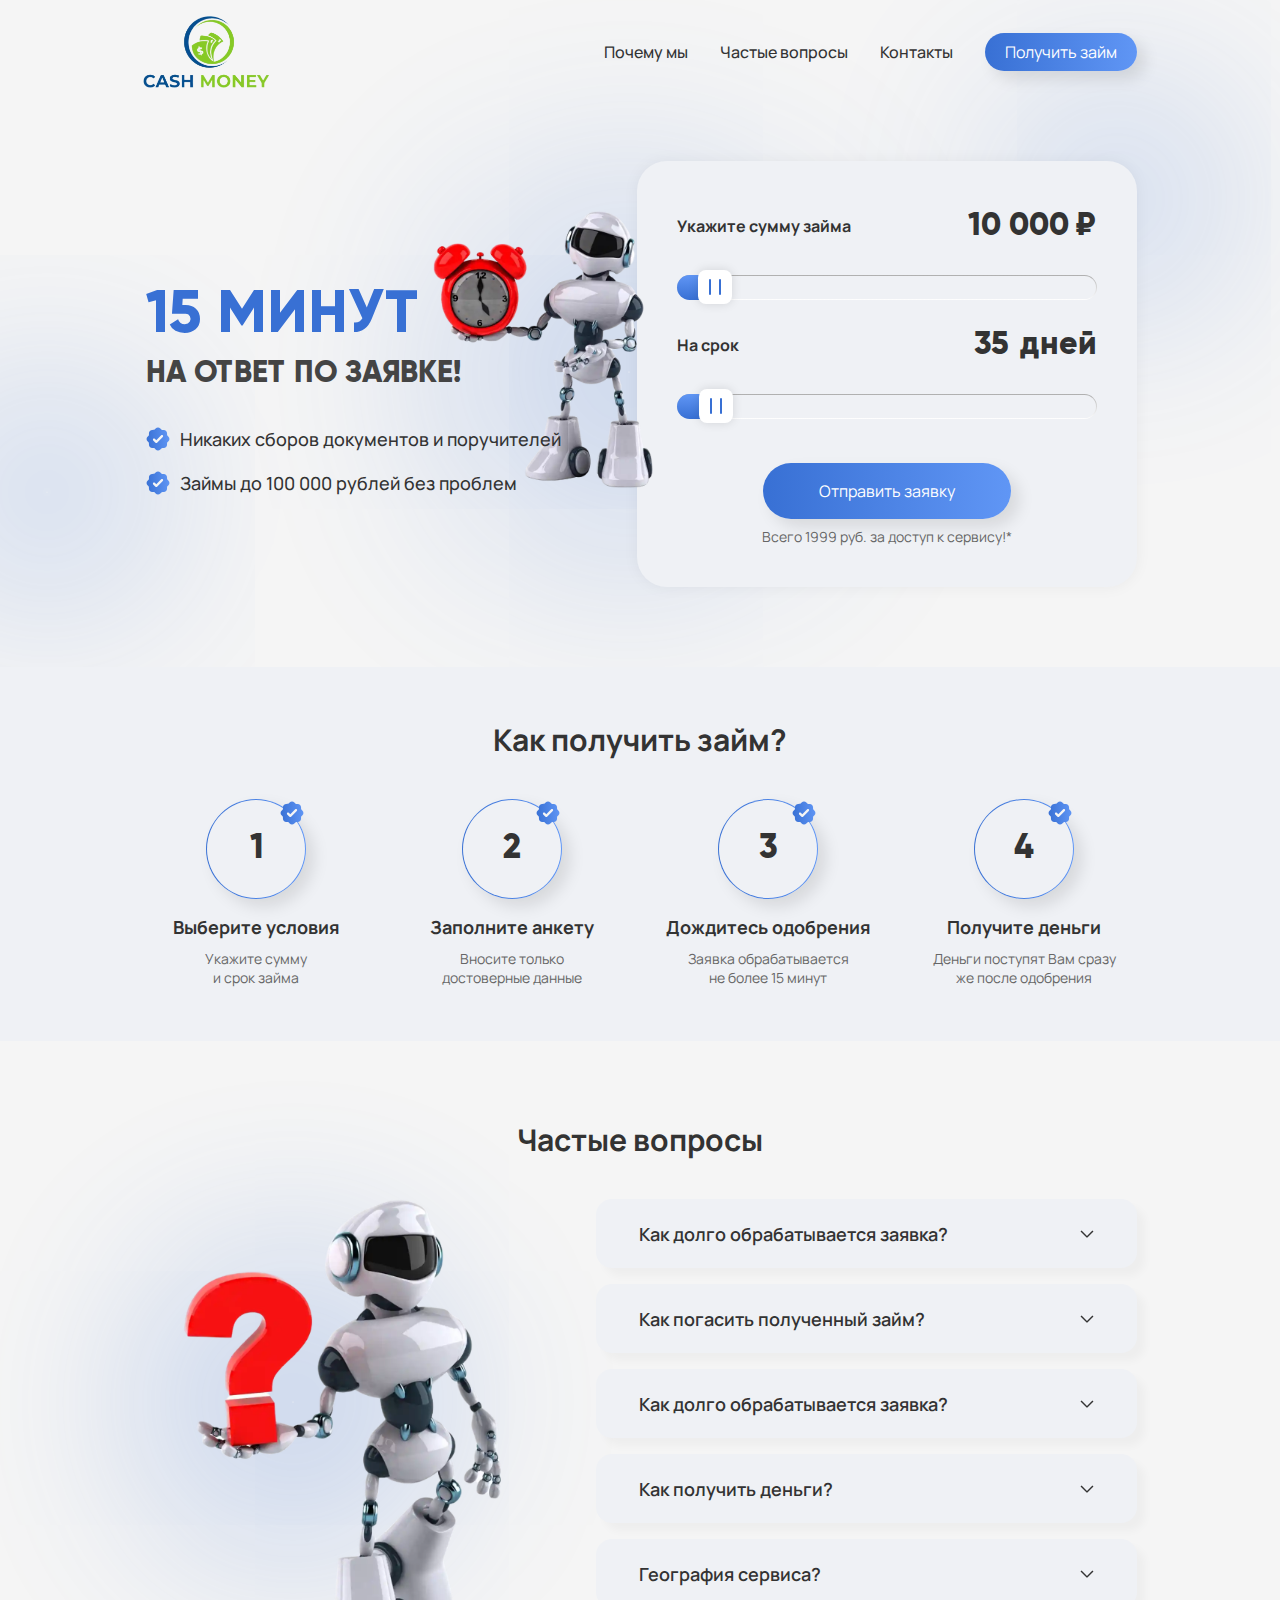
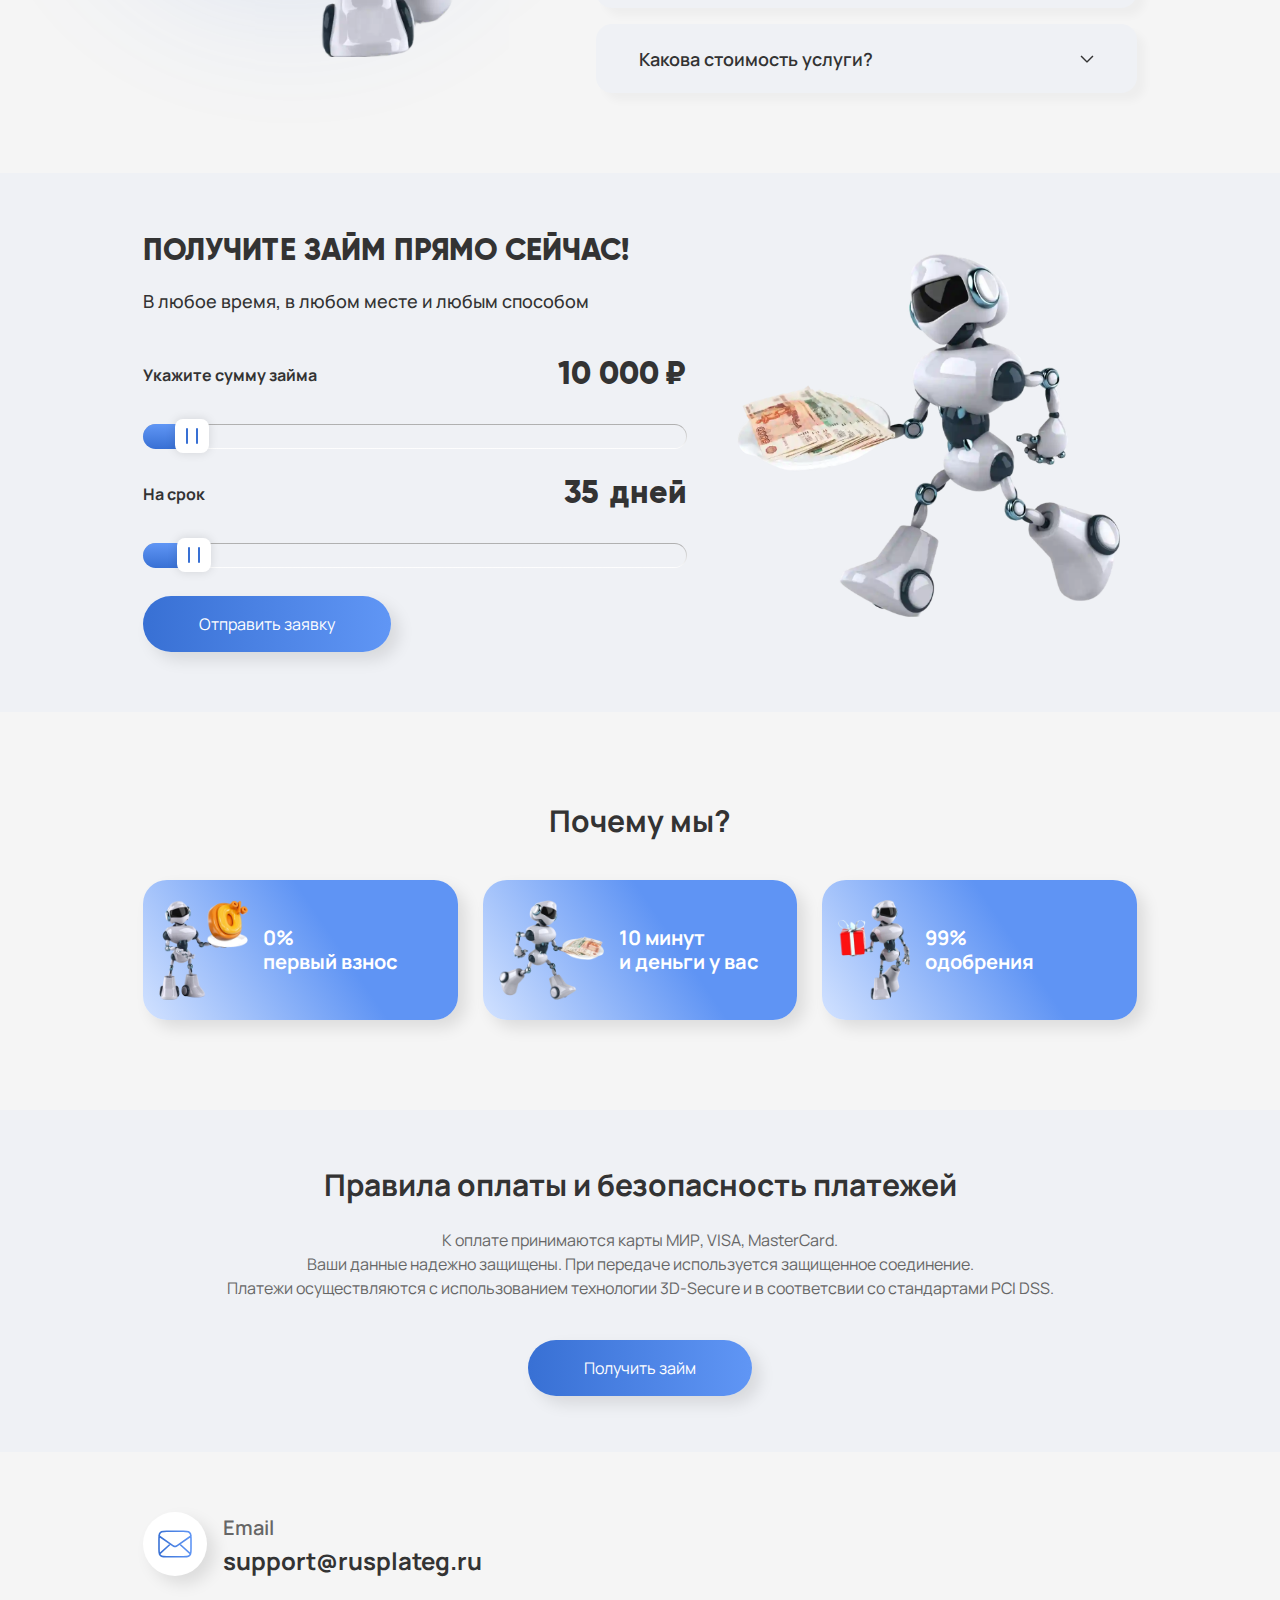
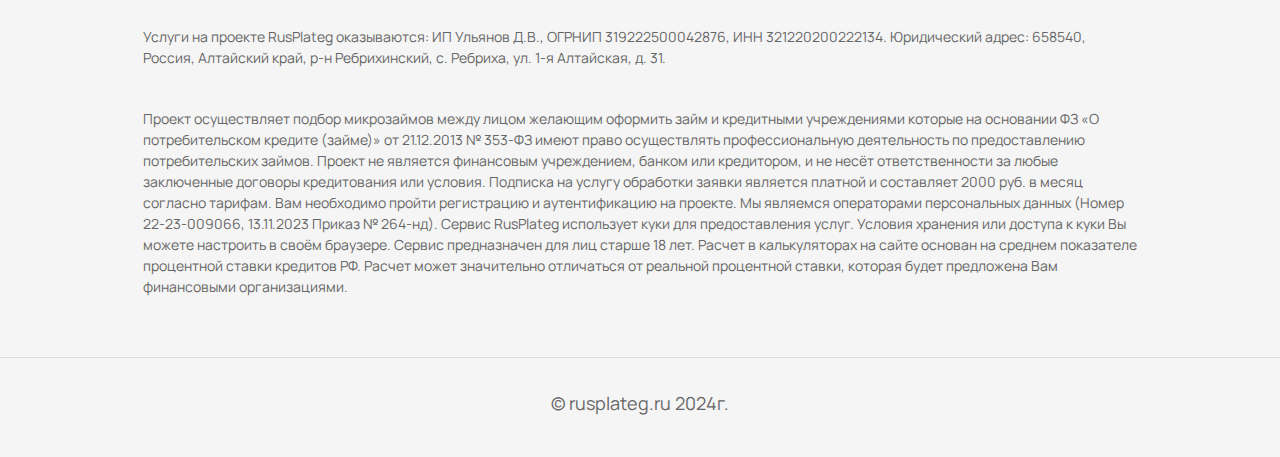
<file: index.html>
<!DOCTYPE html>
<html lang="ru">
<head>

    <title>CASH MONEY</title>
    <meta content="width=device-width,maximum-scale=1,initial-scale=1,user-scalable=0" name="viewport">
    <meta http-equiv="Content-Type" content="text/html;charset=UTF-8">
    
    <link rel="stylesheet" href="css/reset.css" media="all">
    <link rel="stylesheet" href="css/global.css" media="all">
    <link rel="stylesheet" href="css/root.css" media="all">
    <link rel="stylesheet" href="css/main.css" media="all">
    <link rel="stylesheet" href="css/responsive.css" media="all">

    <link href="favicon.ico" rel="shortcut icon">

</head>

<body>  

    <!-- wrapper Start -->
    <div class="wrapper">

        <!-- header Start -->
        <header class="header">
            <div class="header__container">
                <div class="header__in">
                    <div class="logo">
                        <img src="img/src/logo.webp" alt="Cash Money">
                    </div>
                    <div class="header__col">
                        <nav class="main-nav">
                            <ul>
                                <li>
                                    <a href="#">Почему мы</a>
                                </li>
                                <li>
                                    <a href="#">Частые вопросы</a>
                                </li>
                                <li>
                                    <a href="#">Контакты</a>
                                </li>
                            </ul>
                        </nav>
                        <a href="#" class="btn btn_small-size">Получить займ</a>
                    </div>
                    <div class="menu-btn">
                        <span></span>
                        <span></span>
                        <span></span>
                    </div>
                </div>
            </div>
        </header>
        <!-- header end -->

        <!-- main Start -->
        <main class="main">
            <section class="application-section">
                <div class="application-section__container">
                    <div class="application-section__left-shadow"></div>
                    <div class="application-section__right-shadow"></div>
                    <div class="application-section__col">
                        <div class="application-section__description">
                            <div class="application-section__content">
                                <h1 class="application-section__title">
                                    <span>15 минут</span>
                                    <small>на ответ по заявке!</small>
                                </h1>
                                <ul class="info-list">
                                    <li>Никаких сборов документов и поручителей</li>
                                    <li>Займы до 100 000 рублей без проблем</li>
                                </ul>
                            </div>
                            <div class="application-section__img">
                                <img src="img/src/loan-img-1.webp" alt="img">
                                <div class="application-section__img-shadow"></div>
                            </div>
                        </div>
                        <div class="application-form">
                            <form>
                                <div class="application-form__top-col">
                                    <div class="gl-filter" data-min="1000" data-max="100000">
                                        <div class="gl-filter__top-col">
                                            <span class="gl-filter__title">Укажите сумму займа</span>
                                            <div class="gl-filter__data">
                                                <input type="text" class="gl-filter__result" value="10 000">
                                                <span class="gl-filter__text">₽</span>
                                            </div>
                                        </div>
                                        <div class="gl-filter__line">
                                            <div class="gl-filter__line-slider">
                                                <div class="gl-filter__line-switcher"></div>
                                            </div>
                                        </div>
                                    </div>
                                    <div class="gl-filter" data-min="1" data-max="365">
                                        <div class="gl-filter__top-col">
                                            <span class="gl-filter__title">На срок</span>
                                            <div class="gl-filter__data">
                                                <input type="text" class="gl-filter__result" value="35">
                                                <span class="gl-filter__text">дней</span>
                                            </div>
                                        </div>
                                        <div class="gl-filter__line">
                                            <div class="gl-filter__line-slider">
                                                <div class="gl-filter__line-switcher"></div>
                                            </div>
                                        </div>
                                    </div>
                                </div>
                                <div class="application-form__bottom-col">
                                    <button class="btn" type="submit">Отправить заявку</button>
                                    <p class="application-form__text">Всего 1999 руб. за доступ к сервису!*</p>
                                </div>
                            </form>
                        </div>
                        <ul class="info-list info-list_mobile">
                            <li>Никаких сборов документов и поручителей</li>
                            <li>Займы до 100 000 рублей без проблем</li>
                        </ul>
                    </div>
                </div>
            </section>
            <section class="steps-section">
                <div class="steps-section__container">
                    <h2 class="title title_text-center">Как получить займ?</h2>
                    <div class="steps">
                        <div class="steps__item">
                            <div class="steps__number">
                                <div class="steps__number-in">
                                    <span>1</span>
                                </div>
                            </div>
                            <h3 class="steps__title">Выберите условия</h3>
                            <p>Укажите сумму<br> и срок займа</p>
                        </div>
                        <div class="steps__item">
                            <div class="steps__number">
                                <div class="steps__number-in">
                                    <span>2</span>
                                </div>
                            </div>
                            <h3 class="steps__title">Заполните анкету</h3>
                            <p>Вносите только<br> достоверные данные</p>
                        </div>
                        <div class="steps__item">
                            <div class="steps__number">
                                <div class="steps__number-in">
                                    <span>3</span>
                                </div>
                            </div>
                            <h3 class="steps__title">Дождитесь одобрения</h3>
                            <p>Заявка обрабатывается<br> не более 15 минут</p>
                        </div>
                        <div class="steps__item">
                            <div class="steps__number">
                                <div class="steps__number-in">
                                    <span>4</span>
                                </div>
                            </div>
                            <h3 class="steps__title">Получите деньги</h3>
                            <p>Деньги поступят Вам сразу<br> же после одобрения</p>
                        </div>
                    </div>
                </div>
            </section>
            <section class="faq-section">
                <div class="faq-section__container">
                    <h2 class="title title_text-center">Частые вопросы</h2>
                    <div class="faq-section__col">
                        <div class="faq-section__img">
                            <div class="faq-section__img-shadow"></div>
                            <img src="img/src/faq-img.webp" alt="img">
                        </div>
                        <div class="accordion">
                            <div class="accordion__item">
                                <div class="accordion__title-panel">
                                    <span class="accordion__title">Как долго обрабатывается заявка?</span>
                                    <div class="accordion__icon"></div>
                                </div>
                                <div class="accordion__content">
                                    <div class="accordion__description">
                                        <p>Вы можете погасить займ наличными деньгами, платежом с банковской карты, банковским переводом.</p>
                                    </div>
                                </div>
                            </div>
                            <div class="accordion__item">
                                <div class="accordion__title-panel">
                                    <span class="accordion__title">Как погасить полученный займ?</span>
                                    <div class="accordion__icon"></div>
                                </div>
                                <div class="accordion__content">
                                    <div class="accordion__description">
                                        <p>Вы можете погасить займ наличными деньгами, платежом с банковской карты, банковским переводом.</p>
                                    </div>
                                </div>
                            </div>
                            <div class="accordion__item">
                                <div class="accordion__title-panel">
                                    <span class="accordion__title">Как долго обрабатывается заявка?</span>
                                    <div class="accordion__icon"></div>
                                </div>
                                <div class="accordion__content">
                                    <div class="accordion__description">
                                        <p>Вы можете погасить займ наличными деньгами, платежом с банковской карты, банковским переводом.</p>
                                    </div>
                                </div>
                            </div>
                            <div class="accordion__item">
                                <div class="accordion__title-panel">
                                    <span class="accordion__title">Как получить деньги?</span>
                                    <div class="accordion__icon"></div>
                                </div>
                                <div class="accordion__content">
                                    <div class="accordion__description">
                                        <p>Вы можете погасить займ наличными деньгами, платежом с банковской карты, банковским переводом.</p>
                                    </div>
                                </div>
                            </div>
                            <div class="accordion__item">
                                <div class="accordion__title-panel">
                                    <span class="accordion__title">География сервиса?</span>
                                    <div class="accordion__icon"></div>
                                </div>
                                <div class="accordion__content">
                                    <div class="accordion__description">
                                        <p>Вы можете погасить займ наличными деньгами, платежом с банковской карты, банковским переводом.</p>
                                    </div>
                                </div>
                            </div>
                            <div class="accordion__item">
                                <div class="accordion__title-panel">
                                    <span class="accordion__title">Какова стоимость услуги?</span>
                                    <div class="accordion__icon"></div>
                                </div>
                                <div class="accordion__content">
                                    <div class="accordion__description">
                                        <p>Вы можете погасить займ наличными деньгами, платежом с банковской карты, банковским переводом.</p>
                                    </div>
                                </div>
                            </div>
                        </div>
                    </div>
                </div>
            </section>
            <section class="loan-section">
                <div class="loan-section__container">
                    <div class="loan-section__col">
                        <div class="loan-section__info">
                            <h2 class="loan-section__title">Получите займ прямо сейчас!</h2>
                            <p class="loan-section__subtitle">В любое время, в любом месте и любым способом</p>
                            <div class="loan-form">
                                <form>
                                    <div class="loan-form__col">
                                        <div class="gl-filter" data-min="1000" data-max="100000">
                                            <div class="gl-filter__top-col">
                                                <span class="gl-filter__title">Укажите сумму займа</span>
                                                <div class="gl-filter__data">
                                                    <input type="text" class="gl-filter__result" value="10 000">
                                                    <span class="gl-filter__text">₽</span>
                                                </div>
                                            </div>
                                            <div class="gl-filter__line">
                                                <div class="gl-filter__line-slider">
                                                    <div class="gl-filter__line-switcher"></div>
                                                </div>
                                            </div>
                                        </div>
                                        <div class="gl-filter" data-min="1" data-max="365">
                                            <div class="gl-filter__top-col">
                                                <span class="gl-filter__title">На срок</span>
                                                <div class="gl-filter__data">
                                                    <input type="text" class="gl-filter__result" value="35">
                                                    <span class="gl-filter__text">дней</span>
                                                </div>
                                            </div>
                                            <div class="gl-filter__line">
                                                <div class="gl-filter__line-slider">
                                                    <div class="gl-filter__line-switcher"></div>
                                                </div>
                                            </div>
                                        </div>
                                    </div>
                                    <button class="btn" type="submit">Отправить заявку</button>
                                </form>
                            </div>
                        </div>
                        <div class="loan-section__img">
                            <img src="img/src/loan-img-2.webp" alt="img">
                        </div>
                    </div>
                </div>
            </section>
            <section class="advantages-section">
                <div class="advantages-section__container">
                    <h2 class="title title_text-center">Почему мы?</h2>
                    <div class="advantages">
                        <div class="advantages__item">
                            <div class="advantages__img">
                                <img src="img/src/advantages-img-1.webp" alt="img">
                            </div>
                            <span class="advantages__text">0%<br> первый взнос</span>
                        </div>
                        <div class="advantages__item">
                            <div class="advantages__img">
                                <img src="img/src/advantages-img-2.webp" alt="img">
                            </div>
                            <span class="advantages__text">10 минут<br> и деньги у вас</span>
                        </div>
                        <div class="advantages__item">
                            <div class="advantages__img">
                                <img src="img/src/advantages-img-3.webp" alt="img">
                            </div>
                            <span class="advantages__text">99%<br> одобрения</span>
                        </div>
                    </div>
                </div>
            </section>
            <section class="payment-rules-section">
                <div class="payment-rules-section__container">
                    <h2 class="title">Правила оплаты и безопасность платежей</h2>
                    <p>К оплате принимаются карты МИР, VISA, MasterCard.<br>
                    Ваши данные надежно защищены. При передаче используется защищенное соединение.<br>
                    Платежи осуществляются с использованием технологии 3D-Secure и в соответсвии со стандартами PCI DSS.</p>
                    <a href="#" class="btn">Получить займ</a>
                </div>
            </section>
            <section class="contacts-section">
                <div class="contacts-section__container">
                    <div class="contacts-section__in">
                        <div class="contacts-section__connection">
                            <div class="email">
                                <div class="email__icon">
                                    <img src="img/icons/email.svg" alt="icon">
                                </div>
                                <div class="email__info">
                                    <h4 class="email__title">Email</h4>
                                    <a href="mailto:support@rusplateg.ru" class="email__text">support@rusplateg.ru</a>
                                </div>
                            </div>
                        </div>
                        <div class="contacts-section__description">
                            <p>Услуги на проекте RusPlateg оказываются: ИП Ульянов Д.В., ОГРНИП 319222500042876, ИНН 321220200222134. 
                            Юридический адрес: 658540, Россия, Алтайский край, р-н Ребрихинский, с. Ребриха, ул. 1-я Алтайская, д. 31.</p>
                            <p>Проект осуществляет подбор микрозаймов между лицом желающим оформить займ и кредитными учреждениями которые 
                            на основании ФЗ «О потребительском кредите (займе)» от 21.12.2013 № 353-ФЗ имеют право осуществлять профессиональную 
                            деятельность по предоставлению потребительских займов. Проект не является финансовым учреждением, банком или кредитором, 
                            и не несёт ответственности за любые заключенные договоры кредитования или условия. Подписка на услугу обработки заявки 
                            является платной и составляет 2000 руб. в месяц согласно тарифам. Вам необходимо пройти регистрацию и аутентификацию на проекте. 
                            Мы являемся операторами персональных данных (Номер 22-23-009066, 13.11.2023 Приказ № 264-нд). Сервис RusPlateg использует куки 
                            для предоставления услуг. Условия хранения или доступа к куки Вы можете настроить в своём браузере. 
                            Сервис предназначен для лиц старше 18 лет. Расчет в калькуляторах на сайте основан на среднем показателе процентной ставки кредитов РФ. 
                            Расчет может значительно отличаться от реальной процентной ставки, которая будет предложена Вам финансовыми организациями.</p>
                        </div>
                    </div>
                </div>
            </section>
        </main>
        <!-- main end -->

        <!-- footer Start -->
        <footer class="footer">
            <div class="footer__container">
                <div class="footer__in">
                    <span class="copy">© rusplateg.ru 2024г.</span>
                </div>
            </div>
        </footer>
        <!-- footer end -->

    </div>   
    <!-- wrapper end -->

    <!-- Scripts -->
    <script src="js/scripts.js"></script>

</body>

</html>
</file>
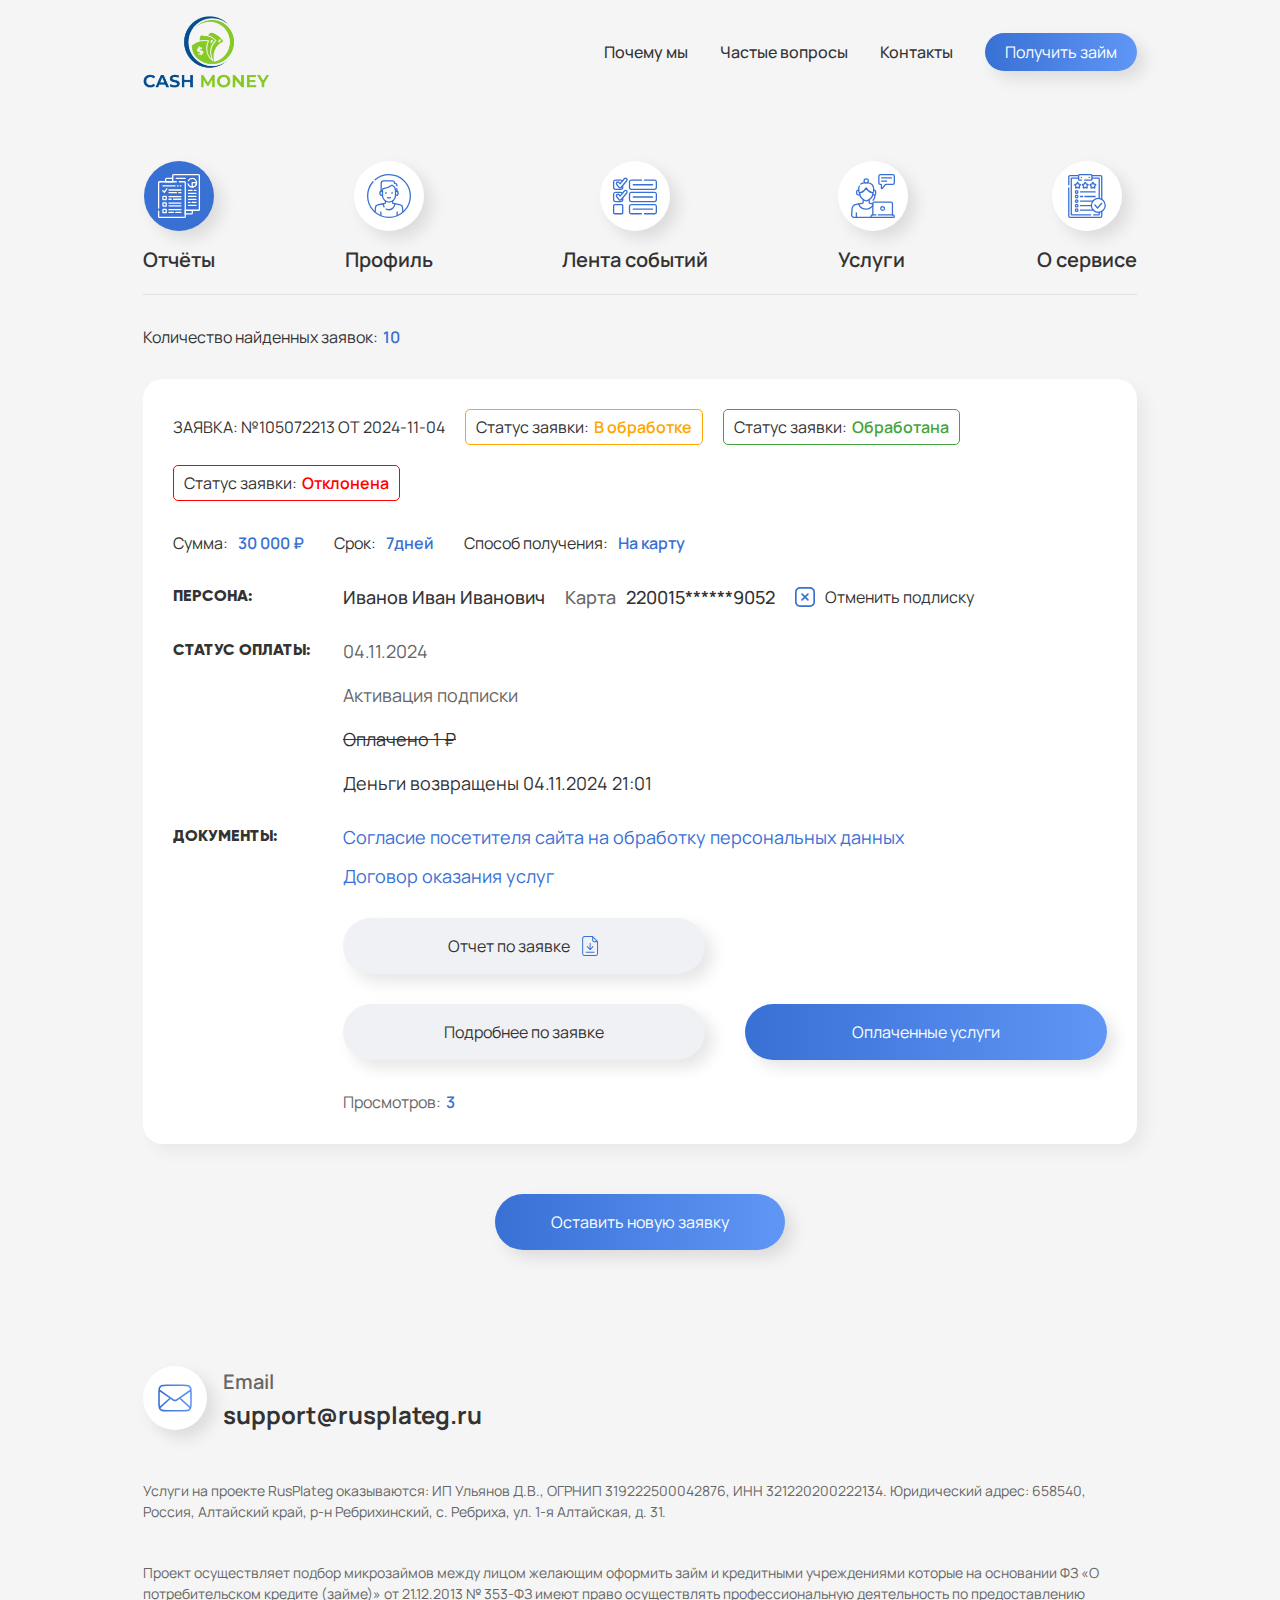
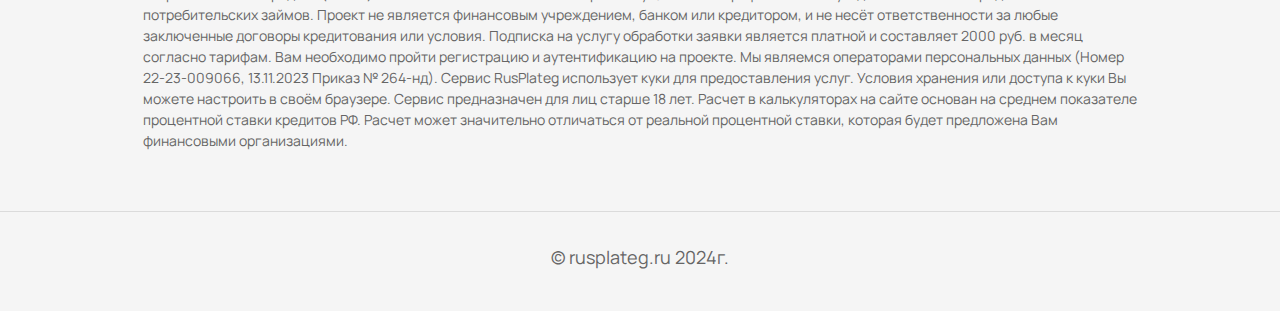
<file: personal-account.html>
<!DOCTYPE html>
<html lang="ru">
<head>

    <title>CASH MONEY</title>
    <meta content="width=device-width,maximum-scale=1,initial-scale=1,user-scalable=0" name="viewport">
    <meta http-equiv="Content-Type" content="text/html;charset=UTF-8">
    
    <link rel="stylesheet" href="css/reset.css" media="all">
    <link rel="stylesheet" href="css/global.css" media="all">
    <link rel="stylesheet" href="css/root.css" media="all">
    <link rel="stylesheet" href="css/main.css" media="all">
    <link rel="stylesheet" href="css/responsive.css" media="all">

    <link href="favicon.ico" rel="shortcut icon">

</head>

<body>  

    <!-- wrapper Start -->
    <div class="wrapper">

        <!-- header Start -->
        <header class="header">
            <div class="header__container">
                <div class="header__in">
                    <div class="logo">
                        <img src="img/src/logo.webp" alt="Cash Money">
                    </div>
                    <div class="header__col">
                        <nav class="main-nav">
                            <ul>
                                <li>
                                    <a href="#">Почему мы</a>
                                </li>
                                <li>
                                    <a href="#">Частые вопросы</a>
                                </li>
                                <li>
                                    <a href="#">Контакты</a>
                                </li>
                            </ul>
                        </nav>
                        <a href="#" class="btn btn_small-size">Получить займ</a>
                    </div>
                    <div class="menu-btn">
                        <span></span>
                        <span></span>
                        <span></span>
                    </div>
                </div>
            </div>
        </header>
        <!-- header end -->

        <!-- main Start -->
        <main class="main">
            <section class="personal-account-section">
                <div class="personal-account-section__container">
                    <div class="account-tabs">
                        <div class="account-tabs__nav">
                            <ul>
                                <li class="active">
                                    <div class="account-tabs__icon">
                                        <img src="img/icons/account-tabs-icon-1.svg" alt="icon">
                                        <img src="img/icons/account-tabs-icon-1-w.svg" alt="icon">
                                    </div>
                                    <span class="account-tabs__text">Отчёты</span>
                                </li>
                                <li>
                                    <div class="account-tabs__icon">
                                        <img src="img/icons/account-tabs-icon-2.svg" alt="icon">
                                        <img src="img/icons/account-tabs-icon-2-w.svg" alt="icon">
                                    </div>
                                    <span class="account-tabs__text">Профиль</span>
                                </li>
                                <li>
                                    <div class="account-tabs__icon">
                                        <img src="img/icons/account-tabs-icon-3.svg" alt="icon">
                                        <img src="img/icons/account-tabs-icon-3-w.svg" alt="icon">
                                    </div>
                                    <span class="account-tabs__text">Лента событий</span>
                                </li>
                                <li>
                                    <div class="account-tabs__icon">
                                        <img src="img/icons/account-tabs-icon-4.svg" alt="icon">
                                        <img src="img/icons/account-tabs-icon-4-w.svg" alt="icon">
                                    </div>
                                    <span class="account-tabs__text">Услуги</span>
                                </li>
                                <li>
                                    <div class="account-tabs__icon">
                                        <img src="img/icons/account-tabs-icon-5.svg" alt="icon">
                                        <img src="img/icons/account-tabs-icon-5-w.svg" alt="icon">
                                    </div>
                                    <span class="account-tabs__text">О сервисе</span>
                                </li>
                            </ul>
                        </div>
                        <div class="account-tabs__content">
                            <div class="account-tabs__item active">
                                <div class="applications">
                                    <dl class="applications__result">
                                        <dt>Количество найденных заявок:</dt>
                                        <dd>10</dd>
                                    </dl>
                                    <div class="applications-content">
                                        <div class="applications-content__top-col">
                                            <span class="applications-content__number">ЗАЯВКА: №105072213 ОТ 2024-11-04</span>
                                            <dl class="application-status">
                                                <dt>Статус заявки:</dt>
                                                <dd>В обработке</dd>
                                            </dl>
                                            <dl class="application-status application-status_completed">
                                                <dt>Статус заявки:</dt>
                                                <dd>Обработана</dd>
                                            </dl>
                                            <dl class="application-status application-status_cancelled">
                                                <dt>Статус заявки:</dt>
                                                <dd>Отклонена</dd>
                                            </dl>
                                        </div>
                                        <ul class="applications-content__info-list">
                                            <li>
                                                <dl>
                                                    <dt>Сумма:</dt>
                                                    <dd>30 000 ₽</dd>
                                                </dl>
                                            </li>
                                            <li>
                                                <dl>
                                                    <dt>Срок:</dt>
                                                    <dd>7дней</dd>
                                                </dl>
                                            </li>
                                            <li>
                                                <dl>
                                                    <dt>Способ получения:</dt>
                                                    <dd>На карту</dd>
                                                </dl>
                                            </li>
                                        </ul>
                                        <div class="applications-content__list">
                                            <dl>
                                               <dt>Персона:</dt>
                                               <dd>
                                                   <div class="person-panel">
                                                       <span class="person-panel__name">Иванов Иван Иванович</span>
                                                       <span class="person-panel__card-number">Карта<span>220015******9052</span></span>
                                                       <a href="#" class="cancel-link">Отменить подлиску</a>
                                                   </div>
                                               </dd> 
                                            </dl>
                                            <dl>
                                               <dt>Статус оплаты:</dt>
                                               <dd>
                                                    <div class="payment-status">
                                                        <span class="payment-status__date">04.11.2024</span>
                                                        <span class="payment-status__purpose">Активация подписки</span>
                                                        <del class="payment-status__paid">Оплачено 1 ₽</del>
                                                        <span class="payment-status__refund">Деньги возвращены 04.11.2024 21:01</span>
                                                    </div>
                                               </dd> 
                                            </dl>
                                            <dl>
                                               <dt>Документы:</dt>
                                               <dd>
                                                   <ul class="applications-content__list-links">
                                                       <li>
                                                           <a href="#">Согласие посетителя сайта на обработку персональных данных</a>
                                                       </li>
                                                       <li>
                                                           <a href="#">Договор оказания услуг</a>
                                                       </li>
                                                   </ul>
                                                   <div class="applications-content__btns-col">
                                                        <a href="#" class="btn btn_color-gray btn_icon-download">Отчет по заявке</a>
                                                        <a href="#" class="btn btn_color-gray">Подробнее по заявке</a>
                                                        <a href="#" class="btn">Оплаченные услуги</a>
                                                   </div>
                                                   <dl class="views"> 
                                                       <dt>Просмотров:</dt>
                                                       <dd>3</dd>
                                                   </dl>
                                               </dd> 
                                            </dl>
                                        </div>
                                    </div>
                                    <div class="applications__bottom-col">
                                        <a href="#" class="btn">Оставить новую заявку</a>
                                    </div>
                                </div>
                            </div>
                            <div class="account-tabs__item">
                                <div class="profile">
                                    <div class="profile__item">
                                        <h3 class="profile__title">Личные данные</h3>
                                        <ul class="profile__list">
                                            <li>
                                                <dl>
                                                    <dt>Имя</dt>
                                                    <dd>Иван</dd>
                                                </dl>
                                            </li>
                                            <li>
                                                <dl>
                                                    <dt>Фамилия</dt>
                                                    <dd>Иванов</dd>
                                                </dl>
                                            </li>
                                            <li>
                                                <dl>
                                                    <dt>Отчество</dt>
                                                    <dd>Иванович</dd>
                                                </dl>
                                            </li>
                                            <li>
                                                <dl>
                                                    <dt>Дата рождения</dt>
                                                    <dd>14.10.1990</dd>
                                                </dl>
                                            </li>
                                            <li>
                                                <dl>
                                                    <dt>Телефон</dt>
                                                    <dd>
                                                        <a href="tel:+79130823318">+79130823318</a>
                                                    </dd>
                                                </dl>
                                            </li>
                                            <li>
                                                <dl>
                                                    <dt>Email</dt>
                                                    <dd>
                                                        <a href="mailto:ivan@mail.ru">ivan@mail.ru</a>
                                                    </dd>
                                                </dl>
                                            </li>
                                        </ul>
                                    </div>
                                    <div class="profile__item">
                                        <h3 class="profile__title">Паспортные данные</h3>
                                        <ul class="profile__list">
                                            <li>
                                                <dl>
                                                    <dt>Серия / номер</dt>
                                                    <dd>0114 / 941105</dd>
                                                </dl>
                                            </li>
                                            <li>
                                                <dl>
                                                    <dt>Код подразделения</dt>
                                                    <dd>220005</dd>
                                                </dl>
                                            </li>
                                            <li>
                                                <dl>
                                                    <dt>дата выдачи паспорта</dt>
                                                    <dd>14.12.2014</dd>
                                                </dl>
                                            </li>
                                            <li>
                                                <dl>
                                                    <dt>Место рождения</dt>
                                                    <dd>Кемерово</dd>
                                                </dl>
                                            </li>
                                        </ul>
                                    </div>
                                    <div class="profile__item">
                                        <h3 class="profile__title">Адрес регистрации</h3>
                                        <ul class="profile__list">
                                            <li>
                                                <dl>
                                                    <dt>Регион</dt>
                                                    <dd>Кемеровская область</dd>
                                                </dl>
                                            </li>
                                            <li>
                                                <dl>
                                                    <dt>Населённый пункт</dt>
                                                    <dd>г. Ленинск</dd>
                                                </dl>
                                            </li>
                                            <li>
                                                <dl>
                                                    <dt>Улица</dt>
                                                    <dd>ул. 1-я Алтайсая</dd>
                                                </dl>
                                            </li>
                                            <li>
                                                <dl>
                                                    <dt>Дом, Квартира</dt>
                                                    <dd>дом 15, квартира 20</dd>
                                                </dl>
                                            </li>
                                        </ul>
                                    </div>
                                </div>
                            </div>
                            <div class="account-tabs__item">
                                <div class="events">
                                    <div class="events__item">
                                        <span class="events__text">Вам была отправлена SMS: "Код подтверждения cashmoney:8289"</span>
                                        <span class="events__date"><span>05.11.2024</span> <span>06:06:31</span></span>
                                    </div>
                                    <div class="events__item">
                                        <span class="events__text">Вам была отправлена SMS: "Код подтверждения cashmoney:8289"</span>
                                        <span class="events__date"><span>05.11.2024</span> <span>06:06:31</span></span>
                                    </div>
                                    <div class="events__item">
                                        <span class="events__text">Вам была отправлена SMS: "Код подтверждения cashmoney:8289"</span>
                                        <span class="events__date"><span>05.11.2024</span> <span>06:06:31</span></span>
                                    </div>
                                    <div class="events__item">
                                        <span class="events__text">Вам была отправлена SMS: "Код подтверждения cashmoney:8289"</span>
                                        <span class="events__date"><span>05.11.2024</span> <span>06:06:31</span></span>
                                    </div>
                                    <div class="events__item">
                                        <span class="events__text">Вам была отправлена SMS: "Код подтверждения cashmoney:8289"</span>
                                        <span class="events__date"><span>05.11.2024</span> <span>06:06:31</span></span>
                                    </div>
                                    <div class="events__item">
                                        <span class="events__text">Вам была отправлена SMS: "Код подтверждения cashmoney:8289"</span>
                                        <span class="events__date"><span>05.11.2024</span> <span>06:06:31</span></span>
                                    </div>
                                    <div class="events__item">
                                        <span class="events__text">Вам была отправлена SMS: "Код подтверждения cashmoney:8289"</span>
                                        <span class="events__date"><span>05.11.2024</span> <span>06:06:31</span></span>
                                    </div>
                                    <div class="events__item">
                                        <span class="events__text">Вам была отправлена SMS: "Код подтверждения cashmoney:8289"</span>
                                        <span class="events__date"><span>05.11.2024</span> <span>06:06:31</span></span>
                                    </div>
                                    <div class="events__item">
                                        <span class="events__text">Вам была отправлена SMS: "Код подтверждения cashmoney:8289"</span>
                                        <span class="events__date"><span>05.11.2024</span> <span>06:06:31</span></span>
                                    </div>
                                </div>
                            </div>
                            <div class="account-tabs__item">
                                <div class="services">
                                    <div class="services__item">
                                        <div class="services__top-col">
                                            <div class="services-widget">
                                                <span class="services-widget__price">1490 ₽</span>
                                                <h3 class="services-widget__title">Услуга платного подбора займов</h3>
                                                <div class="services__text">
                                                    <p>Автоматическая отправка заявок в МФО</p> 
                                                    <p>Витрина актуальных предложений</p> 
                                                    <p>Доступ к чат-ботам Whatsapp/Telegram</p> 
                                                    <p>Отправка смс-предложений</p>
                                                </div>
                                                <a href="#" class="btn">Отменить подписку</a>
                                            </div>
                                            <div class="rating">
                                                <div class="rating__description">
                                                    <h3 class="rating__title">Индивидуальный кредитный рейтинг</h3>
                                                    <span class="rating__date">на 25.11.2021</span>
                                                    <h3 class="rating__small-title"></h3> <!-- Суда будет автоматически будет ставиться нужный текст исходя из рейтинга 1.Низкий рейтинг, 2.Средний рейтинг, 3.Высокий рейтинг (этот комментарий удалить, когда привяжете проект) -->
                                                    <p>Банки могут отказать в кредите, или процентная ставка может быть повышенной</p>
                                                </div>
                                                <div class="chart">
                                                    <div class="chart__line">
                                                        <div class="chart__line-pointer"></div>
                                                        <div class="chart__line-in">
                                                            <div class="chart__line-bad"></div>
                                                            <div class="chart__line-satisfactory"></div>
                                                            <div class="chart__line-excellent"></div>
                                                        </div>
                                                    </div>
                                                    <div class="chart__rate">
                                                        <span class="chart__client-rate">527</span> <!-- Суда нужно будет подтягивать рейтинг клиента из базы от 0 до 999 (этот комментарий удалить, когда привяжете проект) -->
                                                        <span class="chart__main-rate">из 999</span>
                                                    </div>
                                                </div>
                                            </div>
                                        </div>
                                        <div class="messengers">
                                            <h3 class="services__title">Бесплатные чат-боты WhatsApp и Telegram<br> с актуальными предложениями</h3>
                                            <p>Всегда под рукой и на связи</p>
                                            <div class="messengers__col">
                                                <a href="#" class="btn btn_telegram">Telegram</a>
                                                <a href="#" class="btn btn_whatsapp">Whatsapp</a>
                                            </div>
                                        </div>
                                        <div class="loan-options-wrap">
                                            <h3 class="services__title">Витрина предложений</h3>
                                            <p>Рекомендуем заполнить несколько заявок для получения займа на оптимальных условиях</p>
                                            <div class="loan-options">
                                                <div class="loan-options__item">
                                                    <div class="loan-options__logo">
                                                        <img src="img/src/company-logo.png" alt="logo"> 
                                                    </div>
                                                    <ul class="loan-options__list">
                                                        <li>
                                                            <img src="img/icons/loan-options-i-1.svg" alt="icon">
                                                            <span class="loan-options__list-title">Сумма займа:</span>
                                                            <span class="loan-options__list-text">до 15 000 ₽</span>
                                                        </li>
                                                        <li>
                                                            <img src="img/icons/loan-options-i-2.svg" alt="icon">
                                                            <span class="loan-options__list-title">Срок займа:</span>
                                                            <span class="loan-options__list-text">до 30 дней</span>
                                                        </li>
                                                        <li>
                                                            <img src="img/icons/loan-options-i-3.svg" alt="icon">
                                                            <span class="loan-options__list-title">Основная ставка:</span>
                                                            <span class="loan-options__list-text">1.20%</span>
                                                        </li>
                                                    </ul>
                                                    <a href="#" class="btn">Получить деньги</a>
                                                </div>
                                                <div class="loan-options__item">
                                                    <div class="loan-options__logo">
                                                        <img src="img/src/company-logo.png" alt="logo"> 
                                                    </div>
                                                    <ul class="loan-options__list">
                                                        <li>
                                                            <img src="img/icons/loan-options-i-1.svg" alt="icon">
                                                            <span class="loan-options__list-title">Сумма займа:</span>
                                                            <span class="loan-options__list-text">до 15 000 ₽</span>
                                                        </li>
                                                        <li>
                                                            <img src="img/icons/loan-options-i-2.svg" alt="icon">
                                                            <span class="loan-options__list-title">Срок займа:</span>
                                                            <span class="loan-options__list-text">до 30 дней</span>
                                                        </li>
                                                        <li>
                                                            <img src="img/icons/loan-options-i-3.svg" alt="icon">
                                                            <span class="loan-options__list-title">Основная ставка:</span>
                                                            <span class="loan-options__list-text">1.20%</span>
                                                        </li>
                                                    </ul>
                                                    <a href="#" class="btn">Получить деньги</a>
                                                </div>
                                                <div class="loan-options__item">
                                                    <div class="loan-options__logo">
                                                        <img src="img/src/company-logo.png" alt="logo"> 
                                                    </div>
                                                    <ul class="loan-options__list">
                                                        <li>
                                                            <img src="img/icons/loan-options-i-1.svg" alt="icon">
                                                            <span class="loan-options__list-title">Сумма займа:</span>
                                                            <span class="loan-options__list-text">до 15 000 ₽</span>
                                                        </li>
                                                        <li>
                                                            <img src="img/icons/loan-options-i-2.svg" alt="icon">
                                                            <span class="loan-options__list-title">Срок займа:</span>
                                                            <span class="loan-options__list-text">до 30 дней</span>
                                                        </li>
                                                        <li>
                                                            <img src="img/icons/loan-options-i-3.svg" alt="icon">
                                                            <span class="loan-options__list-title">Основная ставка:</span>
                                                            <span class="loan-options__list-text">1.20%</span>
                                                        </li>
                                                    </ul>
                                                    <a href="#" class="btn">Получить деньги</a>
                                                </div>
                                            </div>
                                        </div>
                                        <div class="services__description">
                                            <h3 class="services__title">Возникли вопросы?</h3>
                                            <p>При возникновении каких-либо вопросов по работе сервиса вы можете связаться с нами написав нам на email <a href="mailto:support@rusplateg.ru">support@rusplateg.ru</a> В сообщении вы обязательно должны указать: фамилию, имя, номер. "мобильного телефона (с помощью которого вы регистрировались).</p>
                                        </div>
                                    </div>
                                </div>
                            </div>
                            <div class="account-tabs__item">
                                <div class="account-info">
                                    <h3 class="account-info__title">Одна заявка во все МФО</h3>
                                    <p>Благодаря тесному сотрудничеству с кредитными организациями и большой экспертизе в сфере
                                    микрофинансов, сервис предоставляет самые выгодные и актуальные кредитные предложения на рынке.
                                    Для того, чтобы воспользоваться услугой, вам необходимо лишь заполнить анкету на сайте. все остальное
                                    сервис сделает за вас, сэкономив вам большое количество времени и сил. Наш сервис работает со всеми
                                    клиентами, нам не важно, какая у вас кредитная история и имеются ли текущие просрочки.</p>
                                    <h3 class="account-info__title">Принцип работы сервиса:</h3>
                                    <p>Вы заполняете анкету на сайте.
                                    По вашим анкетным данным сервис автоматически выбирает наиболее выгодные предложения и работает
                                    непосредственно с кредитными организациями, предоставляющими микрозаймы.</p>
                                    <p>Ваша заявка будет отправляться в МФО с наибольшей вероятностью одобрения в данный момент времени с
                                    ‘соблюдением необходимых пауз между отправками. При предварительном одобрении кредитные
                                    ‘организации сами связываются с вами, и вам необходимо лишь подтвердить свое согласие на займ и
                                    забрать деньги.</p>
                                    <p>Список МФО, в которые была отправлена ваша заявка, и другую необходимую информацию о работе в
                                    рамках платной услуги вы можете наблюдать в личном кабинете, в разделе Отчеты.</p>
                                </div>
                            </div>
                        </div>
                    </div>
                </div>
            </section>
            <section class="contacts-section">
                <div class="contacts-section__container">
                    <div class="contacts-section__in">
                        <div class="contacts-section__connection">
                            <div class="email">
                                <div class="email__icon">
                                    <img src="img/icons/email.svg" alt="icon">
                                </div>
                                <div class="email__info">
                                    <h4 class="email__title">Email</h4>
                                    <a href="mailto:support@rusplateg.ru" class="email__text">support@rusplateg.ru</a>
                                </div>
                            </div>
                        </div>
                        <div class="contacts-section__description">
                            <p>Услуги на проекте RusPlateg оказываются: ИП Ульянов Д.В., ОГРНИП 319222500042876, ИНН 321220200222134. 
                            Юридический адрес: 658540, Россия, Алтайский край, р-н Ребрихинский, с. Ребриха, ул. 1-я Алтайская, д. 31.</p>
                            <p>Проект осуществляет подбор микрозаймов между лицом желающим оформить займ и кредитными учреждениями которые 
                            на основании ФЗ «О потребительском кредите (займе)» от 21.12.2013 № 353-ФЗ имеют право осуществлять профессиональную 
                            деятельность по предоставлению потребительских займов. Проект не является финансовым учреждением, банком или кредитором, 
                            и не несёт ответственности за любые заключенные договоры кредитования или условия. Подписка на услугу обработки заявки 
                            является платной и составляет 2000 руб. в месяц согласно тарифам. Вам необходимо пройти регистрацию и аутентификацию на проекте. 
                            Мы являемся операторами персональных данных (Номер 22-23-009066, 13.11.2023 Приказ № 264-нд). Сервис RusPlateg использует куки 
                            для предоставления услуг. Условия хранения или доступа к куки Вы можете настроить в своём браузере. 
                            Сервис предназначен для лиц старше 18 лет. Расчет в калькуляторах на сайте основан на среднем показателе процентной ставки кредитов РФ. 
                            Расчет может значительно отличаться от реальной процентной ставки, которая будет предложена Вам финансовыми организациями.</p>
                        </div>
                    </div>
                </div>
            </section>
        </main>
        <!-- main end -->

        <!-- footer Start -->
        <footer class="footer">
            <div class="footer__container">
                <div class="footer__in">
                    <span class="copy">© rusplateg.ru 2024г.</span>
                </div>
            </div>
        </footer>
        <!-- footer end -->

    </div>   
    <!-- wrapper end -->

    <!-- Scripts -->
    <script src="js/scripts.js"></script>

</body>

</html>
</file>
<file: css/global.css>
/* fonts */
@import url('https://fonts.googleapis.com/css2?family=Manrope:wght@200..800&display=swap');

@font-face {
  font-family: 'Gilroy';
  src: url('../fonts/Gilroy-Extrabold.eot');
  src: local('Gilroy Extrabold'), local('Gilroy-Extrabold'),
      url('../fonts/Gilroy-Extrabold.eot?#iefix') format('embedded-opentype'),
      url('../fonts/Gilroy-Extrabold.woff2') format('woff2'),
      url('../fonts/Gilroy-Extrabold.woff') format('woff'),
      url('../fonts/Gilroy-Extrabold.ttf') format('truetype');
  font-weight: 800;
  font-style: normal;
  }
  
/* body */
body { 
  min-width: 320px;
  color: var(--primary-text-color);
  font-size: 18px;
  font-family: var(--primary-font-family);
  font-weight: var(--primary-font-weight);
  line-height: 1.5;
  scroll-behavior: smooth;
  text-rendering: optimizeSpeed;
  -webkit-text-size-adjust: none;
  -moz-text-size-adjust: none;
  -ms-text-size-adjust: none;
  text-size-adjust: none;
  }

body.m-scroll-none {
  overflow: hidden;
  }

/* container */
[class*=__container] {
  margin: 0 auto;
  padding: 0 15px;
  max-width: 1390px;
  width: 100%;
  }

/* p */
p {
  margin: 0 0 20px;
  color: var(--secondary-text-color);
  font-size: 16px;
  line-height: 19px;
  }   

/* a */
a {
  color: var(--primary-text-color);
  text-decoration: none;
  transition: color .3s linear;
  }

a:hover { 
  color: var(--tertiary-text-color);
  }

/* b, strong */
b, strong {
  font-weight: var(--tertiary-font-weight);
  }

/* ul, ol */
ul, ol {
  list-style: none;
  }

/* input */
input[type='tel'],   
input[type='text'],
input[type='email'],
input[type='password'] {
  margin: 0;
  padding: 0 20px;
  width: 100%;
  height: 50px;
  color: var(--primary-text-color);
  font-size: 18px;
  font-family: var(--primary-font-family);
  font-weight: var(--primary-font-weight);
  white-space: nowrap;
  text-overflow: ellipsis;
  overflow: hidden;
  border: 1px solid var(--primary-border-color);
  background: var(--secondary-background-color);
  border-radius: 10px;
  box-shadow: none !important;
  }

input[type='tel']:focus,   
input[type='text']:focus,
input[type='email']:focus,
input[type='password']:focus {
  background: var(--primary-background-color);
  }

input[type='tel']::-moz-placeholder,
input[type='text']::-moz-placeholder,
input[type='email']::-moz-placeholder,
input[type='password']::-moz-placeholder {
  color: var(--quaternary-text-color);
  opacity: 1;
  outline: none;
  }

input[type='tel']::-webkit-input-placeholder,
input[type='text']::-webkit-input-placeholder,
input[type='email']::-webkit-input-placeholder,
input[type='password']::-webkit-input-placeholder {
  color: var(--quaternary-text-color);
  opacity: 1;
  outline: none;
  }

/* btn */
.btn {
  position: relative;
  display: inline-block;
  margin: 0;
  padding: 17px 56px;
  vertical-align: top;
  color: var(--fifth-text-color);
  font-size: 16px;
  font-family: var(--primary-font-family);
  font-weight: var(--primary-font-weight);
  text-align: center;
  line-height: 22px;
  border: 0;
  background: rgb(56,112,212);
  background: linear-gradient(90deg, rgba(56,112,212,1) 0%, rgba(96,150,245,1) 100%);
  border-radius: 50px;
  box-shadow: 8px 8px 16px 0 rgba(0, 0, 0, 0.1);
  cursor: pointer;
  transition: .3s transform;
  z-index: 1;
  }

.btn:hover {
  color: var(--fifth-text-color);
  transform: scale(1.02);
  box-shadow: 0 0 0 1px #21a7e5,
              8px 8px 16px 0 rgba(0, 0, 0, 0.1);
  }

.btn:after {
  position: absolute;
  display: block;
  width: 100%;
  height: 100%;
  top: 0;
  left: 0;
  background: rgb(56,112,212);
  background: linear-gradient(90deg, rgba(96,150,245,1) 0%, rgba(56,112,212,1) 100%);
  border-radius: 50px;
  opacity: 0;
  z-index: -1;
  content: "";
  transition: .3s opacity;
  }

.btn:hover:after { 
  opacity: 1;
  }

.btn_small-size {
  padding: 8px 20px;
  }

.btn_color-gray {
  color: var(--primary-text-color);
  background: var(--quaternary-background-color);
  }

.btn_color-gray:hover {
  color: var(--primary-text-color);
  box-shadow: 0 0 0 1px var(--tertiary-background-color),
              8px 8px 16px 0 rgba(0, 0, 0, 0.1);
  }

.btn_color-gray:after {
  display: none;
  }

.btn_icon-download {
  display: flex;
  justify-content: center;
  align-items: center;
  gap: 0 10px;
  }

.btn_icon-download:before {
  display: block;
  width: 20px;
  height: 20px;
  order: 1;
  background: url(../img/icons/download.svg) center no-repeat;
  background-size: 100%;
  content: "";
  }

.btn_telegram {
  display: flex;
  justify-content: center;
  align-items: center;
  gap: 0 10px;
  background: #21a7e5;
  }

.btn_telegram:before {
  display: block;
  width: 20px;
  height: 20px;
  background: url(../img/icons/telegram.svg) center no-repeat;
  background-size: 100%;
  content: "";
  }

.btn_telegram:hover:after {
  display: none;
  }

.btn_whatsapp {
  display: flex;
  justify-content: center;
  align-items: center;
  gap: 0 10px;
  background: #27d045;
  }

.btn_whatsapp:hover:after {
  display: none;
  }

.btn_whatsapp:before {
  display: block;
  width: 20px;
  height: 20px;
  background: url(../img/icons/whatsapp.svg) center no-repeat;
  background-size: 100%;
  content: "";
  }

/* title */
.title {
  margin: 0 0 40px;
  font-size: 40px;
  font-weight: var(--quaternary-font-weight);
  line-height: 48px;
  }

.title_text-center {
  text-align: center;
  }

/* info-list */
.info-list_mobile {
  display: none;
  }

.info-list li {
  position: relative;
  margin: 0 0 16px;
  padding: 0 0 0 40px;
  font-size: 24px;
  font-weight: var(--secondary-font-weight);
  line-height: 38px;
  }

.info-list li:before {
  position: absolute;
  display: block;
  width: 28px;
  height: 28px;
  top: 7px;
  left: 0;
  background: url(../img/icons/check.svg) center no-repeat;
  background-size: 100%;
  content: "";
  }

.info-list li:last-child {
  margin: 0;
  }

/* gl-filter */
.gl-filter {
  width: 100%;
  }

/* gl-filter__top-col */
.gl-filter__top-col {
  display: flex;
  justify-content: space-between;
  align-items: center;
  gap: 0 30px;
  margin: 0 0 24px;
  }

.gl-filter__title {
  display: block;
  font-size: 16px;
  font-weight: var(--quaternary-font-weight);
  line-height: 22px;
  }

.gl-filter__data {
  display: flex;
  align-items: center;
  }

input.gl-filter__result {
  padding: 0;
  width: auto;
  border: 0;
  font-size: 32px;
  font-family: var(--secondary-font-family);
  font-weight: var(--fifth-font-weight);
  line-height: 38px;
  background: none;
  border-radius: 0;
  }

input.gl-filter__result:focus {
  background: none;
  }

.gl-filter__text {
  display: block;
  font-size: 32px;
  font-family: var(--secondary-font-family);
  font-weight: var(--fifth-font-weight);
  line-height: 38px;
  }

/* gl-filter__line */
.gl-filter__line {
  position: relative;
  height: 25px;
  background: rgb(175,175,175);
  background: linear-gradient(180deg, rgba(175,175,175,1) 0%, rgba(255,255,255,1) 100%); 
  border-radius: 50px;
  }

.gl-filter__line:before {
  position: absolute;
  display: block;
  top: 1px;
  left: 1px;
  right: 1px;
  bottom: 1px;
  background: var(--quaternary-background-color);
  border-radius: 50px;
  content: "";
  }

.gl-filter__line-slider {
  position: absolute;
  height: 100%;
  top: 0;
  left: 0;
  background: rgb(56,112,212);
  background: linear-gradient(0deg, rgba(56,112,212,1) 0%, rgba(96,150,245,1) 100%); 
  border-radius: 50px;
  }

.gl-filter__line-switcher {
  position: absolute;
  margin: -17px 0 0;
  width: 34px;
  height: 34px;
  top: 50%;
  right: -17px;
  background: var(--secondary-background-color);
  box-shadow: 0 0 10px 1px rgba(0, 0, 0, 0.1);
  border-radius: 8px;
  z-index: 5;
  cursor: grab;
  transition: .3s transform;
  }

.gl-filter__line-switcher:hover {
  transform: scale(1.07);
  }

.gl-filter__line-switcher:before {
  position: absolute;
  display: block;
  width: 2px;
  height: 16px;
  top: 50%;
  left: 11px;
  transform: translateY(-50%);
  background: var(--tertiary-background-color);
  border-radius: 2px;
  content: "";
  }

.gl-filter__line-switcher:after {
  position: absolute;
  display: block;
  width: 2px;
  height: 16px;
  top: 50%;
  right: 11px;
  transform: translateY(-50%);
  background: var(--tertiary-background-color);
  border-radius: 2px;
  content: "";
  }
</file>
<file: css/root.css>
/* root */
:root {

  /* text color */
  --primary-text-color: #333333;
  --secondary-text-color: #666666;
  --tertiary-text-color: #3870D4;
  --quaternary-text-color: #444444;
  --fifth-text-color: #ffffff;

  /* font-family */
  --primary-font-family: 'Manrope', sans-serif;
  --secondary-font-family: 'Gilroy', sans-serif;

  /* font-weight */
  --primary-font-weight: 400;
  --secondary-font-weight: 500;
  --tertiary-font-weight: 600;
  --quaternary-font-weight: 700;
  --fifth-font-weight: 800;

  /* border-color */
  --primary-border-color: #DBDBDB;
  --secondary-border-color: #DCDFE3;

  /* background-color */
  --primary-background-color: #F5F5F5;
  --secondary-background-color: #fff;
  --tertiary-background-color: #3870D4;
  --quaternary-background-color: #EFF1F5;
  }
</file>
<file: css/main.css>
/* wrapper */
.wrapper {
  background: var(--primary-background-color);
  overflow: hidden;
  }

/* header */
.header {
  position: relative;
  padding: 16px 0;
  z-index: 5;
  }

.header__in {
  display: flex;
  justify-content: space-between;
  align-items: center;
  gap: 0 30px;
  }

/* logo */
.logo {
  width: 127px;
  }

.logo img {
  width: 100%;
  }

/* header__col */
.header__col {
  display: flex;
  align-items: center;
  gap: 0 32px;
  }

/* main-nav */
.main-nav ul {
  display: flex;
  align-items: center;
  gap: 0 32px;
  }

.main-nav li {
  font-size: 16px;
  font-weight: var(--secondary-font-weight);
  line-height: 22px;
  }

/* menu-btn */
.menu-btn {
  display: none;
  }

/* application-section */
.application-section {
  position: relative;
  padding: 56px 0 80px;
  }

.application-section__left-shadow {
  position: absolute;
  width: 189px;
  height: 189px;
  left: -48px;
  bottom: 80px;
  }

.application-section__left-shadow:before {
  position: absolute;
  display: block;
  width: 1px;
  height: 1px;
  top: 50%;
  left: 50%;
  transform: translate(-50%, -50%);
  border-radius: 100%;
  box-shadow: 0px 0px 200px 100px rgba(56, 112, 212, 0.3);
  content: "";
  }

.application-section__right-shadow {
  position: absolute;
  width: 189px;
  height: 189px;
  top: 0;
  right: 69px;
  }

.application-section__right-shadow:before {
  position: absolute;
  display: block;
  width: 1px;
  height: 1px;
  top: 50%;
  left: 50%;
  transform: translate(-50%, -50%);
  border-radius: 100%;
  box-shadow: 0px 0px 200px 100px rgba(56, 112, 212, 0.3);
  content: "";
  }

.application-section__col {
  position: relative;
  display: flex;
  align-items: flex-start;
  z-index: 5;
  }

/* application-section__description */
.application-section__description {
  position: relative;
  flex-grow: 1;
  padding: 116px 0 0 3px;
  }

.application-section__content {
  position: relative;
  z-index: 7;
  }

.application-section__title {
  margin: 0 0 32px;
  color: var(--quaternary-text-color);
  font-family: var(--secondary-font-family);
  text-transform: uppercase;
  }

.application-section__title span {
  display: block;
  color: var(--tertiary-text-color);
  font-size: 80px;
  line-height: 98px;
  }

.application-section__title small {
  display: block;
  font-size: 40px;
  line-height: 48px;
  }

.application-section__img {
  position: absolute;
  width: 300px;
  top: 50px;
  right: -16px;
  }

.application-section__img img {
  position: relative;
  width: 100%;
  z-index: 6;
  }

.application-section__img-shadow {
  position: absolute;
  width: 457px;
  height: 457px;
  top: -67px;
  left: -33px;
  z-index: 2;
  }

.application-section__img-shadow:before {
  position: absolute;
  display: block;
  width: 1px;
  height: 1px;
  top: 50%;
  left: 50%;
  transform: translate(-50%, -50%);
  border-radius: 100%;
  box-shadow: 0 0 200px 200px rgba(56, 112, 212, 0.2);
  content: "";
  }

/* application-form */
.application-form {
  position: relative;
  flex-shrink: 0;
  padding: 50px 40px 56px;
  width: 635px;
  background: var(--quaternary-background-color);
  border-radius: 40px;
  box-shadow: 0 0 16px 0 rgba(0, 0, 0, 0.05);
  z-index: 5;
  }

.application-form__top-col {
  display: flex;
  flex-direction: column;
  gap: 20px 0;
  margin: 0 0 44px;
  }

.application-form__bottom-col {
  display: flex;
  flex-direction: column;
  align-items: center;
  gap: 8px 0;
  }

.application-form__text {
  margin: 0;
  font-size: 14px;
  line-height: 20px;
  }

/* steps-section */
.steps-section {
  position: relative;
  padding: 54px 0;
  background: var(--quaternary-background-color);
  z-index: 5;
  }

/* steps */
.steps {
  display: grid;
  grid-template-columns: repeat(4, 1fr);
  gap: 56px 56px;
  padding: 0 108px;
  text-align: center;
  }

.steps__number {
  position: relative;
  margin: 0 auto 16px;
  padding: 1px;
  width: 120px;
  height: 120px;
  background: rgb(56,112,212);
  background: linear-gradient(90deg, rgba(56,112,212,1) 0%, rgba(96,150,245,1) 100%);
  border-radius: 100%;
  box-shadow: 8px 8px 16px 0 rgba(0, 0, 0, 0.1);
  }

.steps__number:after {
  position: absolute;
  display: block;
  width: 28px;
  height: 28px;
  top: 2px;
  right: 2px;
  background: url(../img/icons/check.svg) center no-repeat;
  background-size: 100%;
  content: "";
  }

.steps__number-in {
  display: flex;
  justify-content: center;
  align-items: center;
  width: 100%;
  height: 100%;
  background: var(--quaternary-background-color);
  border-radius: 100%;
  }

.steps__number span {
  display: block;
  font-size: 56px;
  font-family: var(--secondary-font-family);
  font-weight: var(--fifth-font-weight);
  line-height: 56px;
  }

.steps__title {
  margin: 0 0 16px;
  font-size: 20px;
  font-weight: var(--quaternary-font-weight);
  line-height: 24px;
  }

.steps p {
  margin: 0;
  }

/* faq-section */
.faq-section {
  padding: 80px 0;
  }

.faq-section__col {
  display: flex;
  align-items: flex-start;
  gap: 0 95px;
  padding: 0 0 0 38px;
  }

/* faq-section__img */
.faq-section__img {
  position: relative;
  flex-shrink: 0;
  width: 427px;
  }

.faq-section__img-shadow {
  position: absolute;
  display: block;
  width: 473px;
  height: 473px;
  top: 53px;
  left: -38px;
  content: "";
  }

.faq-section__img-shadow:before {
  position: absolute;
  display: block;
  width: 1px;
  height: 1px;
  top: 50%;
  left: 50%;
  transform: translate(-50%, -50%);
  border-radius: 100%;
  box-shadow: 0 0 200px 200px rgba(56, 112, 212, 0.2);
  content: "";
  }

.faq-section__img img {
  position: relative;
  width: 100%;
  z-index: 3;
  }

/* accordion */
.accordion {
  display: flex;
  flex-direction: column;
  gap: 16px 0;
  }

.faq-section .accordion {
  position: relative;
  flex-grow: 1;
  margin: 50px 0 0;
  z-index: 5;
  }

.accordion__item {
  padding: 25px 43px 24px;
  background: var(--quaternary-background-color);
  border-radius: 16px;
  box-shadow: 8px 8px 8px 0 rgba(0, 0, 0, 0.03);
  transition: .3s transform;
  }

.accordion__item:hover {
  transform: scale(1.03);
  }

.accordion__title-panel {
  position: relative;
  padding: 0 40px 0 0;
  }

.accordion__title {
  display: block;
  font-size: 20px;
  font-weight: var(--tertiary-font-weight);
  line-height: 20px;
  cursor: pointer;
  }

.accordion__icon {
  position: absolute;
  margin: -4px 0 0;
  width: 14px;
  height: 8px;
  top: 50%;
  right: 0;
  background: url(../img/icons/accordion-arrow.svg) center no-repeat;
  background-size: 100%;
  content: "";
  transition: .5s transform;
  cursor: pointer;
  }

.accordion__title-panel.active .accordion__icon {
  transform: rotate(180deg);
  }

.accordion__content {
  max-height: 0;
  overflow: hidden;
  transition: max-height 0.4s ease-out;
  }

.accordion__description {
  padding: 16px 0 0;
  max-width: 640px;
  }

.accordion__description p:last-of-type {
  margin: 0;
  }

/* loan-section */
.loan-section {
  padding: 40px 0 0;
  background: var(--quaternary-background-color);
  }

.loan-section__col {
  display: flex;
  align-items: flex-start;
  gap: 0 50px;
  }

/* loan-section__info */
.loan-section__info {
  flex-grow: 1;
  padding: 52px 0 0;
  }

.loan-section__title {
  margin: 0 0 16px;
  font-size: 40px;
  font-family: var(--secondary-font-family);
  font-weight: var(--fifth-font-weight);
  text-transform: uppercase;
  line-height: 48px;
  }

.loan-section__subtitle {
  margin: 0 0 35px;
  color: var(--primary-text-color);
  font-size: 20px;
  font-weight: var(--secondary-font-weight);
  line-height: 32px;
  }

/* loan-form */
.loan-form {
  max-width: 558px;
  }

.loan-form__col {
  display: flex;
  flex-direction: column;
  align-items: flex-start;
  gap: 20px 0;
  margin: 0 0 28px;
  }

/* loan-section__img */
.loan-section__img {
  flex-shrink: 0;
  width: 588px;
  }

.loan-section__img img {
  width: 100%;
  }

/* advantages-section */
.advantages-section {
  padding: 90px 0;
  }

/* advantages */
.advantages {
  display: grid;
  grid-template-columns: repeat(3, 1fr);
  gap: 40px 40px;
  }

.advantages__item {
  display: flex;
  align-items: center;
  padding: 20px 20px 20px 16px;
  gap: 0 24px;
  background: rgb(95,148,244);
  background: linear-gradient(-124deg, rgba(95,148,244,1) 40%, rgba(210,226,255,1) 100%);
  border-radius: 24px;
  box-shadow: 8px 8px 16px 0 rgba(0, 0, 0, 0.1);
  }

.advantages__img {
  height: 120px;
  }

.advantages__img img {
  max-width: inherit;
  height: 100%;
  }

.advantages__text {
  display: block;
  color: var(--fifth-text-color);
  font-size: 24px;
  font-weight: var(--quaternary-font-weight);
  line-height: 28px;
  }

/* payment-rules-section */
.payment-rules-section {
  padding: 56px 0;
  text-align: center;
  background: var(--quaternary-background-color);
  }

.payment-rules-section .title {
  margin: 0 0 24px;
  }

.payment-rules-section p {
  margin: 0 0 40px;
  font-size: 18px;
  line-height: 27px;
  }

/* contacts-section */
.contacts-section {
  padding: 90px 0 40px;
  }

.contacts-section__in {
  display: flex;
  justify-content: space-between;
  align-items: flex-start;
  gap: 0 30px;
  }

/* email */
.email {
  display: flex;
  align-items: center;
  gap: 0 16px;
  }

.email__icon {
  flex-shrink: 0;
  padding: 12px;
  width: 64px;
  height: 64px;
  background: var(--secondary-background-color);
  border-radius: 100%;
  box-shadow: 8px 8px 16px 0 rgba(0, 0, 0, 0.1);
  }

.email__icon img {
  width: 100%;
  }

.email__info {
  display: flex;
  flex-direction: column;
  gap: 4px 0;
  }

.email__title {
  display: block;
  color: var(--secondary-text-color);
  font-size: 20px;
  font-weight: var(--tertiary-font-weight);
  line-height: 30px;
  }

.email__text {
  display: block;
  font-size: 24px;
  font-weight: var(--quaternary-font-weight);
  line-height: 28px;
  }

/* contacts-section__description */
.contacts-section__description {
  max-width: 820px;
  }

.contacts-section p {
  margin: 0 0 40px;
  font-size: 14px;
  line-height: 21px;
  }

.contacts-section p:last-of-type {
  margin: 0;
  }

.contacts-section p a {
  color: var(--secondary-text-color);
  }

/* personal-account-section */
.personal-account-section {
  padding: 56px 0;
  }

/* account-tabs */
.account-tabs__nav {
  margin: 0 0 30px;
  padding: 0 0 20px;
  border-bottom: 1px solid var(--secondary-border-color);
  }

.account-tabs__nav ul {
  display: flex;
  justify-content: space-between;
  align-items: center;
  gap: 0 30px;
  padding: 0 50px;
  }

.account-tabs__nav li {
  font-size: 20px;
  font-weight: var(--tertiary-font-weight);
  line-height: 28px;
  cursor: pointer;
  }

.account-tabs__icon {
  margin: 0 auto 15px;
  padding: 13px;
  width: 70px;
  height: 70px;
  background: var(--secondary-background-color);
  border-radius: 100%;
  transition: .3s background;
  box-shadow: 8px 8px 16px 0 rgba(0, 0, 0, 0.1);
  }

.account-tabs__nav li:hover .account-tabs__icon,
.account-tabs__nav .active .account-tabs__icon {
  background: var(--tertiary-background-color);
  }

.account-tabs__icon img {
  width: 100%;
  }

.account-tabs__icon img + img {
  display: none;
  }

.account-tabs__nav li:hover .account-tabs__icon img,
.account-tabs__nav .active .account-tabs__icon img {
  display: none;
  }

.account-tabs__nav li:hover .account-tabs__icon img + img,
.account-tabs__nav .active .account-tabs__icon img + img {
  display: block;
  }

.account-tabs__text {
  display: block;
  font-size: 20px;
  line-height: 28px;
  transition: .3s color;
  cursor: pointer;
  }

.account-tabs__item {
  display: none;
  }

.account-tabs__item.active {
  display: block;
  }

/* applications__result */
.applications__result {
  display: flex;
  align-items: center;
  gap: 0 5px;
  margin: 0 0 30px;
  font-size: 20px;
  line-height: 32px;
  }

.applications__result dt {
  font-weight: var(--primary-font-weight);
  }

.applications__result dd {
  color: var(--tertiary-text-color);
  font-weight: var(--tertiary-font-weight);
  }

/* applications-content */
.applications-content {
  display: flex;
  flex-direction: column;
  margin: 0 0 50px;
  padding: 50px 250px 56px 40px;
  gap: 30px 0;
  background: var(--secondary-background-color);
  border-radius: 30px;
  box-shadow: 8px 8px 16px 0 rgba(0, 0, 0, 0.05);
  }

/* applications-content__top-col */
.applications-content__top-col {
  display: flex;
  flex-wrap: wrap;
  align-items: center;
  gap: 20px 30px;
  }

.applications-content__number {
  display: block;
  font-size: 16px;
  line-height: 24px;
  }

/* application-status */
.application-status {
  display: flex;
  align-items: center;
  gap: 0 5px;
  padding: 5px 10px;
  font-size: 16px;
  line-height: 24px;
  border: 1px solid #ffa500;
  border-radius: 5px;
  }

.application-status_completed {
  border: 1px solid #46a440;
  }

.application-status dd {
  color: #ffa500;
  font-weight: var(--tertiary-font-weight);
  }

.application-status_completed {
  border: 1px solid #46a440;
  }

.application-status_completed dd {
  color: #46a440;
  }

.application-status_cancelled {
  border: 1px solid #ff0000;
  }

.application-status_cancelled dd {
  color: #ff0000;
  }

/* applications-content__info-list */
.applications-content__info-list {
  display: flex;
  flex-wrap: wrap;
  align-items: center;
  gap: 20px 30px;
  }

.applications-content__info-list dl {
  display: flex;
  align-items: center;
  gap: 0 10px;
  font-size: 16px;
  line-height: 24px;
  }

.applications-content__info-list dd {
  color: var(--tertiary-text-color);
  font-weight: var(--tertiary-font-weight);
  }

/* applications-content__list */
.applications-content__list {
  display: flex;
  flex-direction: column;
  gap: 30px 0;
  }

.applications-content__list > dl {
  display: flex;
  align-items: flex-start;
  gap: 0 30px;
  }

.applications-content__list > dl > dt {
  flex-shrink: 0;
  width: 140px;
  font-size: 16px;
  font-family: var(--secondary-font-family);
  font-weight: var(--fifth-font-weight);
  text-transform: uppercase;
  line-height: 24px;
  }

.applications-content__list > dl > dd {
  width: 100%;
  }

/* person-panel */
.person-panel {
  display: flex;
  flex-wrap: wrap;
  align-items: center;
  gap: 20px 30px;
  }

.person-panel__name {
  display: block;
  color: var(--primary-text-color);
  font-size: 18px;
  font-weight: var(--secondary-font-weight);
  line-height: 24px;
  }

.person-panel__card-number {
  display: block;
  font-size: 18px;
  font-weight: var(--secondary-font-weight);
  line-height: 24px;
  }

.person-panel__card-number {
  display: flex;
  align-items: center;
  gap: 0 10px;
  color: var(--secondary-text-color);
  font-size: 18px;
  line-height: 24px;
  }

.person-panel__card-number span {
  color: var(--primary-text-color);
  }

.cancel-link {
  position: relative;
  display: inline-block;
  vertical-align: top;
  padding: 0 0 0 30px;
  font-size: 16px;
  line-height: 24px;
  }

.cancel-link:before {
  position: absolute;
  display: block;
  width: 20px;
  height: 20px;
  top: 50%;
  left: 0;
  transform: translateY(-50%);
  background: url(../img/icons/cancel.svg) center no-repeat;
  background-size: 100%;
  content: "";
  }

/* payment-status */
.payment-status {
  display: flex;
  flex-direction: column;
  gap: 20px 0;
  }

.payment-status__date {
  display: block;
  color: var(--secondary-text-color);
  font-size: 18px;
  line-height: 24px;
  }

.payment-status__purpose {
  display: block;
  color: var(--secondary-text-color);
  font-size: 18px;
  line-height: 24px;
  }

.payment-status__paid {
  display: block;
  font-size: 18px;
  line-height: 24px;
  }

.payment-status__refund {
  display: block;
  font-size: 18px;
  line-height: 24px;
  }

/* applications-content__list-links */
.applications-content__list-links {
  display: flex;
  flex-direction: column;
  gap: 15px 0;
  margin: 0 0 30px;
  }

.applications-content__list-links li {
  font-size: 18px;
  line-height: 24px;
  }

.applications-content__list-links a {
  color: var(--tertiary-text-color);
  }

.applications-content__list-links a:hover {
  color: var(--primary-text-color);
  }

/* applications-content__btns-col */
.applications-content__btns-col {
  display: grid;
  grid-template-columns: repeat(2, 1fr);
  grid-template-rows: auto auto;
  gap: 30px 40px;
  margin: 0 0 30px
  }

.applications-content__btns-col .btn:nth-child(1) {
  grid-column: 1 / 2;
  }

.applications-content__btns-col .btn:nth-child(2) {
  grid-row: 2;
  }

.applications-content__btns-col .btn:nth-child(3) {
  grid-row: 2;
  }

/* views */
.views {
  display: flex;
  align-items: center;
  gap: 0 5px;
  font-size: 16px;
  line-height: 24px
  }

.views dt {
  color: var(--secondary-text-color);
  }

.views dd {
  color: var(--tertiary-text-color);
  font-weight: var(--tertiary-font-weight);
  }

/* applications__bottom-col */
.applications__bottom-col {
  display: flex;
  justify-content: center;
  }

/* profile */
.profile {
  display: flex;
  flex-direction: column;
  padding: 50px 40px 56px;
  gap: 30px 0;
  background: var(--secondary-background-color);
  border-radius: 30px;
  box-shadow: 8px 8px 16px 0 rgba(0, 0, 0, 0.05);
  }

.profile__item {
  padding: 0 0 30px;
  border-bottom: 1px solid var(--secondary-border-color);
  }

.profile__item:last-child {
  padding: 0;
  border-bottom: 0;
  }

.profile__title {
  margin: 0 0 30px;
  font-size: 40px;
  font-weight: var(--quaternary-font-weight);
  line-height: 48px;
  color: var(--tertiary-text-color);
  font-family: var(--secondary-font-family);
  }

.profile__list {
  display: grid;
  grid-template-columns: repeat(3, 1fr);
  gap: 30px 30px;
  }

.profile__list dt {
  margin: 0 0 10px;
  font-size: 16px;
  font-family: var(--secondary-font-family);
  font-weight: var(--fifth-font-weight);
  text-transform: uppercase;
  line-height: 24px;
  }

.profile__list dd {
  color: var(--secondary-text-color);
  font-size: 16px;
  line-height: 24px;
  }

.profile__list dd a {
  color: var(--secondary-text-color);
  }

/* account-info */
.account-info {
  padding: 50px 40px 56px;
  gap: 30px 0;
  background: var(--secondary-background-color);
  border-radius: 30px;
  box-shadow: 8px 8px 16px 0 rgba(0, 0, 0, 0.05);
  }

.account-info__title {
  margin: 0 0 30px;
  font-size: 40px;
  font-family: var(--secondary-font-family);
  font-weight: var(--fifth-font-weight);
  line-height: 48px;
  }

.account-info p {
  margin: 0 0 20px;
  font-size: 18px;
  line-height: 27px;
  }

.account-info p:last-child {
  margin: 0;
  }

/* events */
.events {
  display: flex;
  flex-direction: column;
  gap: 30px 0;
  }

.events__item {
  display: flex;
  flex-direction: column;
  padding: 40px;
  gap: 20px 0;
  background: var(--secondary-background-color);
  border-radius: 30px;
  box-shadow: 8px 8px 16px 0 rgba(0, 0, 0, 0.05);
  }

.events__text {
  display: block;
  font-size: 30px;
  font-family: var(--secondary-font-family);
  font-weight: var(--fifth-font-weight);
  line-height: 38px;
  }

.events__date {
  display: block;
  color: var(--secondary-text-color);
  font-size: 18px;
  line-height: 24px;
  }

/* services */
.services {
  display: flex;
  flex-direction: column;
  gap: 40px 0;
  }

.services__top-col {
  display: flex;
  align-items: center;
  gap: 0 50px;
  margin: 0 0 70px;
  }

/* services-widget */
.services-widget {
  flex-shrink: 0;
  padding: 50px 40px 56px;
  width: 500px;
  text-align: center;
  background: var(--secondary-background-color);
  border-radius: 30px;
  box-shadow: 8px 8px 16px 0 rgba(0, 0, 0, 0.05);
  }

.services-widget__price {
  display: block;
  margin: 0 0 10px;
  color: var(--tertiary-text-color);
  font-size: 50px;
  font-family: var(--secondary-font-family);
  font-weight: var(--fifth-font-weight);
  line-height: 58px;
  }

.services-widget__title {
  margin: 0 0 10px;
  font-size: 22px;
  font-family: var(--secondary-font-family);
  font-weight: var(--fifth-font-weight);
  line-height: 30px;
  }

.services__text {
  display: flex;
  flex-direction: column;
  margin: 0 0 20px;
  gap: 5px 0;
  }

.services-widget p {
  margin: 0;
  font-size: 18px;
  line-height: 27px;
  }

.services__title {
  margin: 0 0 20px;
  font-size: 40px;
  font-family: var(--secondary-font-family);
  font-weight: var(--fifth-font-weight);
  line-height: 48px;
  }

.services__description p {
  margin: 0;
  font-size: 18px;
  line-height: 27px;
  }

.services__description p a {
  color: var(--tertiary-text-color);
  }

.services__description p a:hover {
  color: var(--primary-text-color);
  }

/* rating */
.rating__description {
  margin: 0 0 30px;
  }

.rating__title {
  margin: 0 0 10px;
  font-size: 40px;
  font-family: var(--secondary-font-family);
  font-weight: var(--fifth-font-weight);
  line-height: 48px;
  }

.rating__date {
  display: block;
  margin: 0 0 30px;
  color: var(--secondary-text-color);
  font-size: 18px;
  line-height: 24px;
  }

.rating__small-title {
  margin: 0 0 10px;
  font-size: 26px;
  font-family: var(--secondary-font-family);
  font-weight: var(--fifth-font-weight);
  line-height: 30px;
  }

.rating__small-title.bad {
  color: #ff0000;
  }

.rating__small-title.satisfactory {
  color: #ffa500;
  }

.rating__small-title.excellent {
  color: #46a440;
  }

.rating p {
  margin: 0;
  font-size: 18px;
  line-height: 27px;
  }

/* chart */
.chart__line {
  position: relative;
  }

.chart__line-pointer {
  position: absolute;
  margin: -14px 0 0 -14px;
  width: 28px;
  height: 28px;
  top: 50%;
  left: 0;
  background: #fff;
  border-radius: 100%;
  }

.chart__line-pointer.bad {
  box-shadow: 0 0 0 5px #ff0000 inset;
  }

.chart__line-pointer.satisfactory {
  box-shadow: 0 0 0 5px #ffa500 inset;
  }

.chart__line-pointer.excellent {
  box-shadow: 0 0 0 5px #46a440 inset;
  }

.chart__line-in {
  display: grid;
  grid-template-columns: repeat(3, 1fr);
  margin: 0 0 20px;
  box-shadow: 8px 8px 16px 0 rgba(0, 0, 0, 0.05);
  border-radius: 10px;
  }

.chart__line-in div {
  height: 16px;
  }

.chart__line-in div:first-child {
  border-radius: 10px 0 0 10px;
  }

.chart__line-in div:last-child {
  border-radius: 0 10px 10px 0;
  }

.chart__line-bad {
  background: #ff0000;
  }

.chart__line-satisfactory {
  background: #ffa500;
  }

.chart__line-excellent {
  background: #46a440;
  }

.chart__rate {
  display: flex;
  justify-content: center;
  align-items: center;
  gap: 0 10px;
  }

.chart__client-rate {
  display: block;
  color: var(--tertiary-text-color);
  font-size: 34px;
  font-family: var(--secondary-font-family);
  line-height: 40px;
  }

.chart__main-rate {
  display: block;
  font-size: 34px;
  font-family: var(--secondary-font-family);
  line-height: 40px;
  }

/* messengers */
.messengers {
  margin: 0 0 70px;
  }

.messengers .services__title {
  text-align: center;
  }

.messengers p {
  text-align: center;
  }

.messengers__col {
  display: flex;
  flex-wrap: wrap;
  justify-content: center;
  align-items: center;
  gap: 20px 30px;
  }

/* loan-options-wrap */
.loan-options-wrap {
  margin: 0 0 50px;
  }

.services__title {
  margin: 0 0 10px;
  text-align: center;
  }

.loan-options-wrap p {
  margin: 0 0 30px;
  text-align: center;
  }

/* loan-options */
.loan-options {
  display: grid;
  grid-template-columns: repeat(3, 1fr);
  gap: 30px 30px;
  }

.loan-options__item {
  position: relative;
  display: flex;
  flex-direction: column;
  align-items: center;
  padding: 50px 30px;
  background: var(--secondary-background-color);
  border-radius: 30px;
  box-shadow: 8px 8px 16px 0 rgba(0, 0, 0, 0.05);
  }

.loan-options__item:before {
  position: absolute;
  display: block;
  width: 100%;
  height: 100%;
  top: 0;
  left: 0;
  border-radius: 30px;
  box-shadow: 0 0 0 1px var(--tertiary-background-color);
  opacity: 0;
  z-index: 1;
  content: "";
  transition: .3s opacity;
  pointer-events: none;
  }

.loan-options__item:hover:before {
  opacity: 1;
  }

.loan-options__logo {
  display: flex;
  flex-direction: column;
  justify-content: center;
  align-items: center;
  margin: 0 auto 30px;
  max-width: 290px;
  height: 60px;
  }

.loan-options__logo img {
  width: 100%;
  }

.loan-options__list {
  display: flex;
  flex-direction: column;
  gap: 20px 0;
  margin: 0 0 30px;
  }

.loan-options__list li {
  display: flex;
  align-items: center;
  gap: 0 5px;
  font-size: 16px;
  line-height: 24px;
  font-weight: var(--quaternary-font-weight);
  }

.loan-options__list img {
  flex-shrink: 0;
  margin: 0 5px 0 0;
  width: 30px;
  }

.loan-options__list-title {
  flex-shrink: 0;
  }

.loan-options__list-text {
  color: var(--tertiary-text-color);
  }

.services__description {
  text-align: center;
  }

/* footer */
.footer {
  padding: 32px 0 40px;
  border-top: 1px solid var(--primary-border-color);
  }

.footer__in {
  display: flex;
  justify-content: center;
  align-items: center;
  }

/* copy */
.copy {
  display: block;
  color: var(--secondary-text-color);
  font-size: 18px;
  line-height: 27px;
  }
</file>
<file: css/responsive.css>
/* 1410 */
@media (max-width: 1410px) {

[class*=__container] {
  max-width: 1024px;
  }

.application-form {
  width: 500px;
  }

.application-section__img {
  width: 220px;
  }

.application-section__title span {
  font-size: 60px;
  line-height: 78px;
  }

.application-section__title small {
  font-size: 30px;
  line-height: 38px;
  }

.info-list li {
  padding: 0 0 0 34px;
  font-size: 18px;
  line-height: 28px;
  }

.info-list li:before {
  width: 24px;
  height: 24px;
  top: 2px;
  }

.application-form {
  padding: 40px;
  border-radius: 30px;
  }

.steps {
  padding: 0;
  gap: 30px 30px;
  }

.steps__number {
  width: 100px;
  height: 100px;
  }

.steps__number:after {
  width: 24px;
  height: 24px;
  }

.steps__number span {
  font-size: 34px;
  line-height: 34px;
  }

.steps__title {
  margin: 0 0 10px;
  font-size: 18px;
  }

.steps p {
  font-size: 14px;
  }  

.faq-section__img {
  width: 320px;
  }

.faq-section__img-shadow {
  width: 300px;
  height: 300px;
  }

.faq-section__img-shadow:before {
  box-shadow: 0 0 170px 170px rgba(56, 112, 212, 0.2);
  }

.faq-section .accordion {
  margin: 0;
  }

.accordion__title {
  font-size: 18px;
  }

.accordion__description p {
  font-size: 14px;
  }

.loan-section {
  padding: 60px 0;
  }

.loan-section__col {
  align-items: center;
  }

.loan-section__info {
  padding: 0;
  }

.loan-section__title {
  font-size: 30px;
  line-height: 38px;
  }

.loan-section__subtitle {
  font-size: 18px;
  line-height: 28px;
  }

.loan-section__img {
  width: 400px;
  }

.advantages {
  gap: 25px 25px;
  }

.advantages__item {
  gap: 0 15px;
  }

.advantages__img {
  height: 100px;
  }

.advantages__text {
  font-size: 20px;
  line-height: 24px;
  }

.title {
  font-size: 30px;
  line-height: 38px;
  }

.payment-rules-section p {
  font-size: 16px;
  line-height: 24px;
  }

.contacts-section {
  padding: 60px 0;
  }

.contacts-section__in {
  display: block;
  }

.contacts-section__connection {
  margin: 0 0 50px;
  }

.contacts-section__description {
  max-width: 100%;
  }

.account-tabs__nav ul {
  gap: 0 10px;
  }

.account-tabs__nav li {
  gap: 0 10px;
  font-size: 16px;
  line-height: 20px;
  }

.applications__result {
  font-size: 16px;
  line-height: 24px;
  }

.applications-content {
  padding: 30px;
  border-radius: 20px;
  }

.applications-content__top-col {
  gap: 20px 20px;
  }

.person-panel {
  gap: 20px 20px;
  }

.profile {
  padding: 30px;
  border-radius: 20px;
  }

.profile__title {
  font-size: 30px;
  line-height: 38px;
  }

.events__item {
  padding: 30px;
  border-radius: 20px;
  }

.events__text {
  font-size: 22px;
  line-height: 28px;
  }

.services__description p {
  font-size: 16px;
  line-height: 26px;
  }

.services-widget {
  padding: 50px 30px;
  border-radius: 20px;
  }

.account-info {
  padding: 30px;
  border-radius: 20px;
  }

.account-info__title {
  font-size: 30px;
  line-height: 38px;
  }

.account-info p {
  font-size: 16px;
  line-height: 26px;
  }

.services-widget p {
  font-size: 16px;
  line-height: 26px;
  }

.account-tabs__nav ul {
  padding: 0;
  }

}

/* 1023 */
@media (max-width: 1023px) {

.application-section__left-shadow:before {
  box-shadow: 0px 0px 100px 50px rgba(56, 112, 212, 0.2);
  }

.application-section__right-shadow:before {
  box-shadow: 0px 0px 100px 50px rgba(56, 112, 212, 0.2);
  }

.application-section__col {
  align-items: center;
  }

.application-section__description {
  padding: 0;
  }

.application-section__title span {
  font-size: 50px;
  line-height: 68px;
  }

.application-section__title small {
  font-size: 24px;
  line-height: 30px;
  }

.info-list li {
  padding: 0 0 0 27px;
  font-size: 16px;
  }

.info-list li:before {
  width: 20px;
  height: 20px;
  top: 5px;
  }

.application-section__img {
  width: 160px;
  top: 0;
  }

.application-section__img-shadow {
  width: 200px;
  height: 200px;
  }

.application-section__img-shadow:before {
  box-shadow: 0 0 100px 100px rgba(56, 112, 212, 0.2);
  }

.application-form {
  padding: 30px;
  width: 400px;
  border-radius: 25px;
  }

.gl-filter__top-col {
  margin: 0 0 15px;
  }

input.gl-filter__result {
  height: 40px;
  font-size: 24px;
  line-height: 32px;
  }

.gl-filter__title {
  font-size: 14px;
  line-height: 20px;
  }   

.gl-filter__text {
  font-size: 24px;
  line-height: 32px;
  }

.steps {
  gap: 20px 20px;
  }

.steps__number {
  width: 80px;
  height: 80px;
  }

.steps__number span {
  font-size: 26px;
  line-height: 26px;
  }

.steps__title {
  font-size: 14px;
  }

.steps p {
  font-size: 12px;
  line-height: 16px;
  } 

.services__top-col {
  flex-direction: column;
  gap: 50px 0;
  }

.services-widget {
  width: 100%;
  }

.events {
  gap: 20px 0;
  }

.rating {
  width: 100%;
  }

.loan-options {
  grid-template-columns: repeat(1, 1fr);
  }

}

/* 870 */
@media (max-width: 870px) {

.header__col {
  gap: 0 20px;
  }

.main-nav ul {
  gap: 0 20px;
  }

.application-section__img {
  width: 100px;
  }

.faq-section__col {
  padding: 0;
  }

.faq-section__img {
  width: 200px;
  }

.faq-section__col {
  gap: 0 40px;
  }

.faq-section__img-shadow {
  width: 200px;
  height: 200px;
  }

.faq-section__img-shadow:before {
  box-shadow: 0 0 100px 100px rgba(56, 112, 212, 0.2);
  }

.accordion__item {
  padding: 20px 30px;
  border-radius: 10px;
  }

.accordion__title {
  font-size: 16px;
  } 

.loan-section__img {
  width: 300px;
  }

.advantages-section {
  padding: 60px 0;
  }

.advantages {
  gap: 20px 20px;
  }

.advantages__item {
  border-radius: 15px;
  }

.advantages__img {
  height: 60px;
  }

.advantages__text {
  font-size: 16px;
  line-height: 20px;
  }

.account-tabs__nav ul {
  gap: 0 10px;
  }

.applications-content__list > dl {
  flex-direction: column;
  gap: 20px 0;
  }

.applications-content__btns-col {
  gap: 30px 30px;
  }

}

/* 767 */
@media (max-width: 767px) {

.header {
  padding: 0;
  z-index: 99;
  }

.header__in {
  padding: 8px 0;
  border-bottom: 1px solid var(--secondary-border-color);
  }

.menu-btn {
  position: relative;
  display: block;
  width: 26px;
  cursor: pointer;
  }

.menu-btn:before {
  position: absolute;
  display: block;
  width: 26px;
  height: 26px;
  top: 50%;
  left: 50%;
  transform: translate(-50%, -50%);
  content: "";
  cursor: pointer;
  }

.menu-btn span { 
  display: block;
  margin: 6px 0;
  width: 26px;
  height: 2px;
  background: rgb(56,112,212);
  background: linear-gradient(90deg, rgba(56,112,212,1) 0%, rgba(96,150,245,1) 100%);
  transition: margin 0.4s cubic-bezier(0.79, 0.21, 0.06, 0.81), 
              transform 0.4s cubic-bezier(0.79, 0.21, 0.06, 0.81);
  cursor: pointer;
  border-radius: 2px;
  }

.menu-btn.close span { 
  margin: -2px;
  }

.menu-btn.close span:nth-child(1) {
  transform: rotate(-45deg);
  }

.menu-btn.close span:nth-child(2) {
  transform: scale(0)
  }

.menu-btn span:nth-child(3) {
  margin-left: auto;
  width: 20px;
  }

.menu-btn.close span:nth-child(3) {
  margin: -2px;
  width: 26px;
  transform: rotate(45deg)
  }

.header__col {
  position: absolute;
  flex-direction: column;
  gap: 20px 0;
  padding: 30px 15px;
  width: 100%;
  top: 100px;
  left: 0;
  background: var(--primary-background-color);
  box-shadow: 0 10px 10px 0 rgba(0, 0, 0, 0.05);
  visibility: hidden;
  opacity: 0;
  transition: .5s all;
  }

.header__col.show {
  top: 90px;
  visibility: visible;
  opacity: 1;
  }

.main-nav {
  width: 100%;
  }

.main-nav ul {
  flex-direction: column;
  gap: 15px 0;
  }

.main-nav li {
  width: 100%;
  background: var(--quaternary-background-color);
  border-radius: 16px;
  box-shadow: 0 0 5px 0 rgba(0, 0, 0, 0.05);
  }

.main-nav a {
  display: block;
  padding: 15px;
  width: 100%;
  text-align: center;
  }

.application-section {
  padding: 60px 0 56px;
  }

.application-section__left-shadow {
  display: none;
  }

.application-section__right-shadow {
  display: none;
  }

.application-section__col {
  display: block;
  }

.application-section__description {
  margin: 0 0 60px;
  }

.application-section__img {
  width: 122px;
  top: -35px;
  right: 0;
  }

.application-section__img-shadow {
  display: none;
  }

.application-section__title {
  margin: 0;
  } 

.application-section__title span {
  font-size: 48px;
  line-height: 58px;
  }

.application-section__title small {
  font-size: 24px;
  line-height: 28px;
  }

.application-section__description .info-list {
  display: none;
  }

.application-form {
  margin: 0 -15px 24px;
  padding: 40px 15px;
  width: auto;
  border-radius: 40px;
  }

.application-form__top-col {
  margin: 0 0 32px;
  }

.gl-filter__top-col {
  margin: 0 0 20px;
  }

.gl-filter__title {
  font-size: 16px;
  line-height: 22px;
  }

.info-list_mobile {
  display: block;
  }

.info-list li {
  margin: 0 0 4px;
  line-height: 26px;
  } 

.info-list li:before {
  top: 3px;
  }

.title {
  font-size: 32px;
  line-height: 38px;
  }

.steps-section {
  padding: 48px 0 56px;
  }

.steps {
  grid-template-columns: repeat(2, 1fr);
  gap: 56px 56px;
  }

.steps__number {
  width: 120px;
  height: 120px;
  }

.steps__number:after {
  width: 28px;
  height: 28px;
  }

.steps__number span {
  font-size: 56px;
  line-height: 56px;
  }

.steps__title {
  margin: 0 0 16px;
  font-size: 20px;
  }

.steps p {
  font-size: 16px;
  line-height: 19px;
  }

.faq-section {
  position: relative;
  padding: 56px 0;
  }

.faq-section:before {
  position: absolute;
  display: block;
  width: 1px;
  height: 1px;
  top: 300px;
  left: 50%;
  transform: translateX(-50%);
  box-shadow: 0 0 150px 150px rgba(56, 112, 212, 0.2);
  content: "";
  }

.faq-section__container {
  position: relative;
  z-index: 5;
  }

.faq-section__col {
  position: relative;
  flex-direction: column;
  gap: 0;
  padding: 211px 0 0;
  }

.faq-section__img {
  position: absolute;
  width: 235px;
  height: 245px;
  top: 0;
  left: 50%;
  transform: translateX(-50%);
  overflow: hidden;
  }

.faq-section__img-shadow {
  display: none;
  }

.faq-section .accordion {
  width: 100%;
  }

.account-tabs__icon {
  padding: 10px;
  width: 50px;
  height: 50px;
  }

.account-tabs__text {
  font-size: 16px;
  line-height: 20px;
  }

.accordion__item {
  padding: 16px 8px;
  border-radius: 16px;
  }

.accordion__title-panel {
  padding: 0 30px 0 0;
  }

.accordion__title {
  font-size: 18px;
  line-height: 22px;
  }

.accordion__description {
  padding: 8px 0 0;
  }

.accordion__description p {
  font-size: 16px;
  line-height: 22px;
  }

.loan-section {
  position: relative;
  padding: 48px 0 56px;
  }

.loan-section__col {
  display: block;
  }

.loan-section__title {
  margin: 0 0 16px;
  font-size: 32px;
  line-height: 38px;
  }

.loan-section__subtitle {
  font-size: 16px;
  line-height: 26px;
  }

.loan-section__subtitle {
  margin: 0 0 182px;
  }

.loan-form {
  position: relative;
  margin: 0 -15px;
  padding: 40px 15px;
  max-width: inherit;
  text-align: center;
  background: var(--secondary-background-color);
  border-radius: 40px;
  z-index: 5;
  }

.loan-form__col {
  text-align: left;
  }

.loan-section__img {
  position: absolute;
  width: 367px;
  top: 100px;
  right: -88px;
  }

.advantages-section {
  padding: 56px 0;
  }

.advantages {
  grid-template-columns: repeat(1, 1fr);
  gap: 40px 0;
  }

.advantages__item {
  gap: 0 24px;
  border-radius: 24px;
  }

.advantages__img {
  height: 120px;
  }

.advantages__text {
  font-size: 24px;
  line-height: 28px;
  }

.payment-rules-section {
  padding: 40px 0 56px;
  }

.payment-rules-section p {
  font-size: 18px;
  line-height: 27px;
  }

.payment-rules-section p br {
  display: none;
  }

.contacts-section {
  padding: 40px 0;
  }

.contacts-section__connection {
  margin: 0 0 40px;
  }

.loan-section__info {
  position: relative;
  z-index: 5;
  }

.applications-content__btns-col {
  display: flex;
  flex-direction: column;
  gap: 20px 0;
  }

.applications-content__btns-col .btn:nth-child(1),
.applications-content__btns-col .btn:nth-child(2),
.applications-content__btns-col .btn:nth-child(3) {
  grid-column: inherit;
  }

.profile__list {
  grid-template-columns: repeat(1, 1fr);
  }

}

/* 620 */
@media (max-width: 620px) {

.application-section__img {
  right: -7px;
  }

.steps {
  grid-template-columns: repeat(1, 1fr);
  }

.loan-section__title {
  max-width: 336px;
  }

.loan-section__subtitle {
  max-width: 210px;
  }

.loan-section__img {
  top: 134px;
  right: -100px;
  }

.payment-rules-section .title {
  font-size: 24px;
  line-height: 28px;
  }

.services-widget {
  padding: 30px;
  }

.services-widget__price {
  font-size: 40px;
  line-height: 48px;
  }

.services__item {
  gap: 30px 0;
  }

.services__title {
  font-size: 30px;
  line-height: 38px;
  }

.footer {
  padding: 16px 0 26px;
  }

}

/* 580 */
@media (max-width: 580px) {

.account-tabs__icon {
  margin-bottom: 5px;
  padding: 7px;
  width: 40px;
  height: 40px;
  }

.account-tabs__text {
  font-size: 12px;
  line-height: 20px;
  }

.services .btn {
  width: 100%;
  }

.messengers .services__title br {
  display: none;
  }

}

/* 390 */
@media (max-width: 390px) {

.account-tabs__icon {
  width: 36px;
  height: 36px;
  }

.account-tabs__text {
  font-size: 9px;
  line-height: 18px;
  }

.loan-options {
  gap: 20px 0;
  }

.loan-options__item {
  padding: 30px 20px;
  border-radius: 20px;
  }

.rating__title {
  font-size: 34px;
  line-height: 38px;
  }

.messengers__title {
  font-size: 34px;
  line-height: 38px;
  }

}

/* 367 */
@media (max-width: 367px) {

.applications-content {
  padding: 20px;
  }

.application-section__description {
  margin: 0 0 30px;
  }

.application-section__img {
  width: 70px;
  }

.loan-section__img {
  top: 140px;
  right: -120px;
  }

.email__icon {
  width: 56px;
  height: 56px;
  }

.email__title {
  font-size: 16px;
  line-height: 24px;
  }

.email__text {
  font-size: 20px;
  line-height: 24px;
  }

.applications-content__number {
  font-size: 14px;
  }

.application-status {
  font-size: 14px;
  } 

.applications-content__info-list {
  gap: 15px 20px;
  }

.applications-content__info-list dl {
  font-size: 14px;
  }

.person-panel__name {
  font-size: 14px;
  }
  
.person-panel__card-number {
  font-size: 14px;
  }

.cancel-link {
  font-size: 14px;
  }

.payment-status {
  gap: 15px 0;
  }

.payment-status__date {
  font-size: 14px;
  } 

.payment-status__purpose {
  font-size: 14px;
  }

.payment-status__paid {
  font-size: 14px;
  }

.payment-status__refund {
  font-size: 14px;
  }

.applications-content__list-links li {
  font-size: 14px;
  }

.btn {
  padding: 17px 25px;
  }

.views {
  font-size: 14px;
  }

.profile {
  padding: 20px;
  gap: 20px 0;
  }

.profile__item {
  padding: 0 0 20px;
  }

.profile__title {
  margin: 0 0 20px;
  font-size: 24px;
  line-height: 32px;
  }

.profile__list {
  gap: 20px 0;
  }

.events__item {
  padding: 20px;
  gap: 15px 0;
  }

.events__text {
  font-size: 18px;
  line-height: 24px;
  }

.events__date {
  font-size: 14px;
  line-height: 20px;
  }

.services-widget {
  padding: 20px;
  }

.account-info {
  padding: 20px;
  }

.account-info__title {
  margin: 0 0 15px;
  font-size: 26px;
  line-height: 32px;
  }

}
</file>
